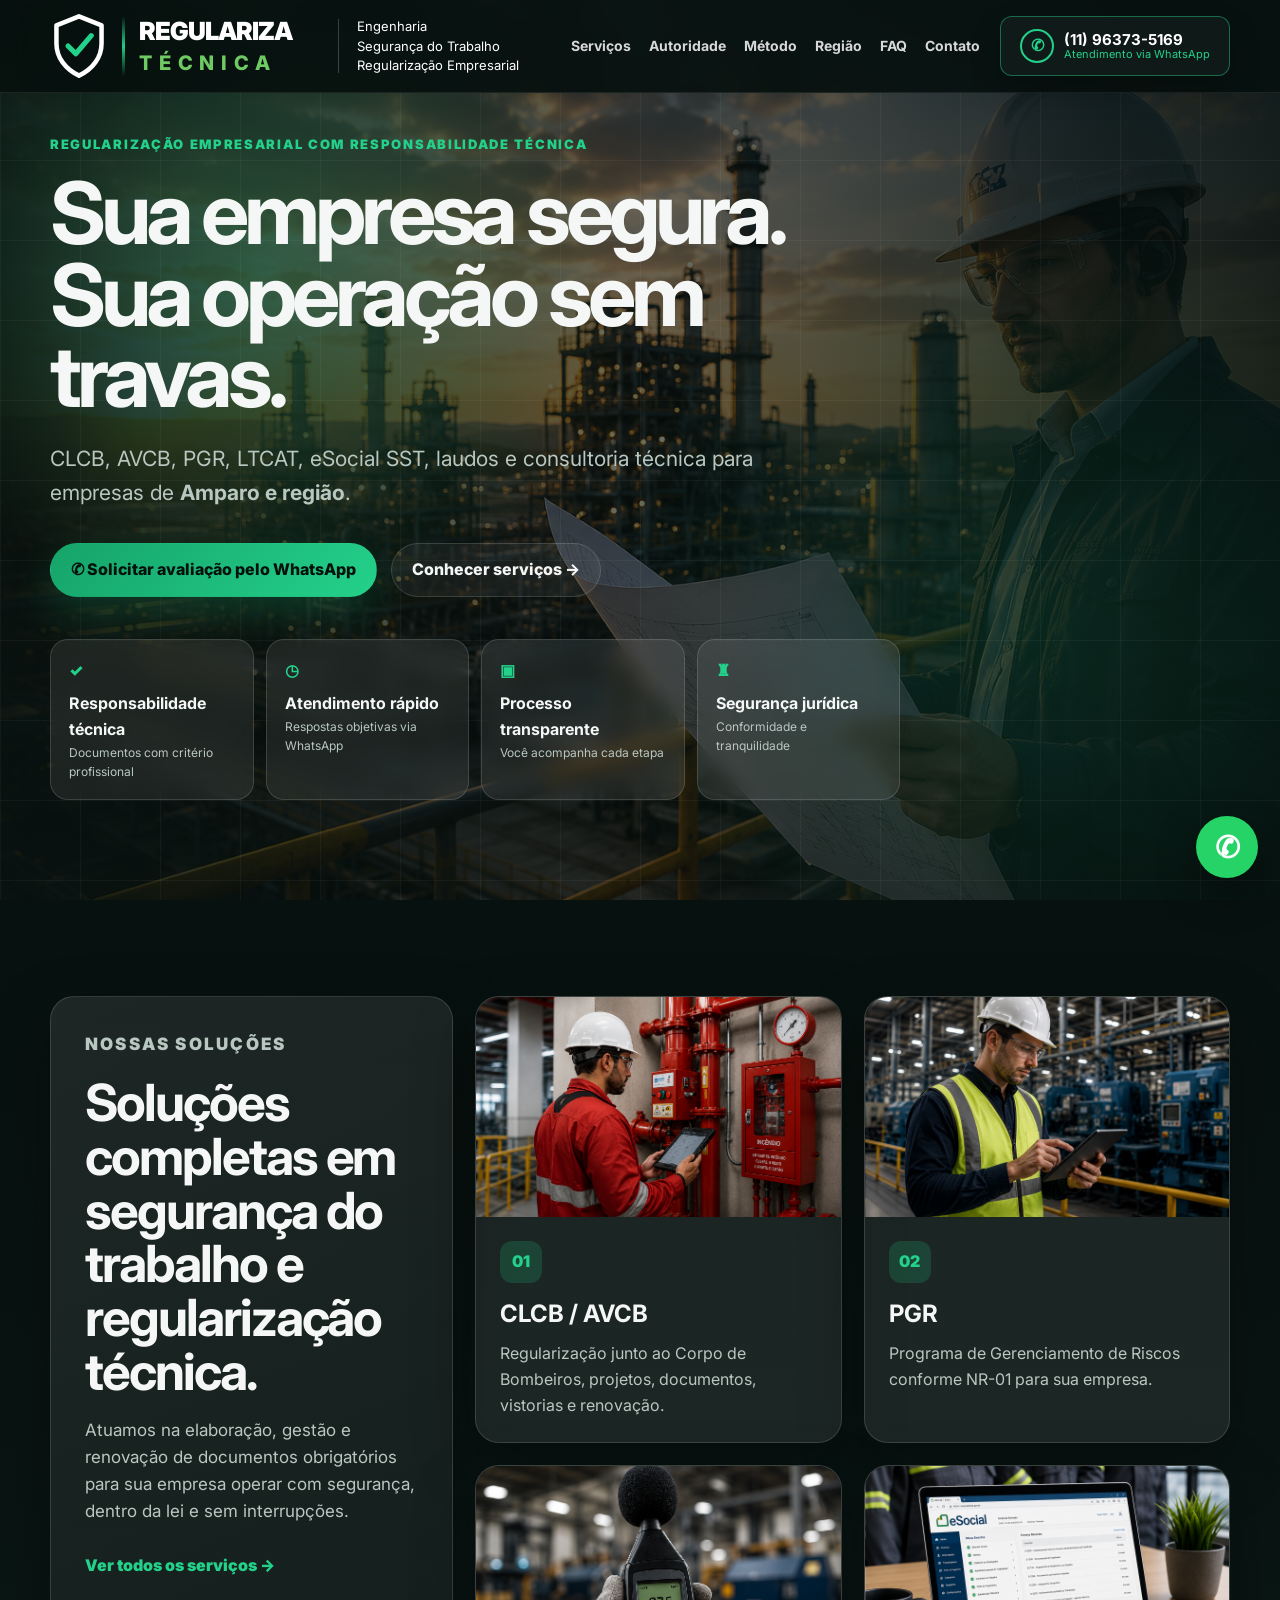
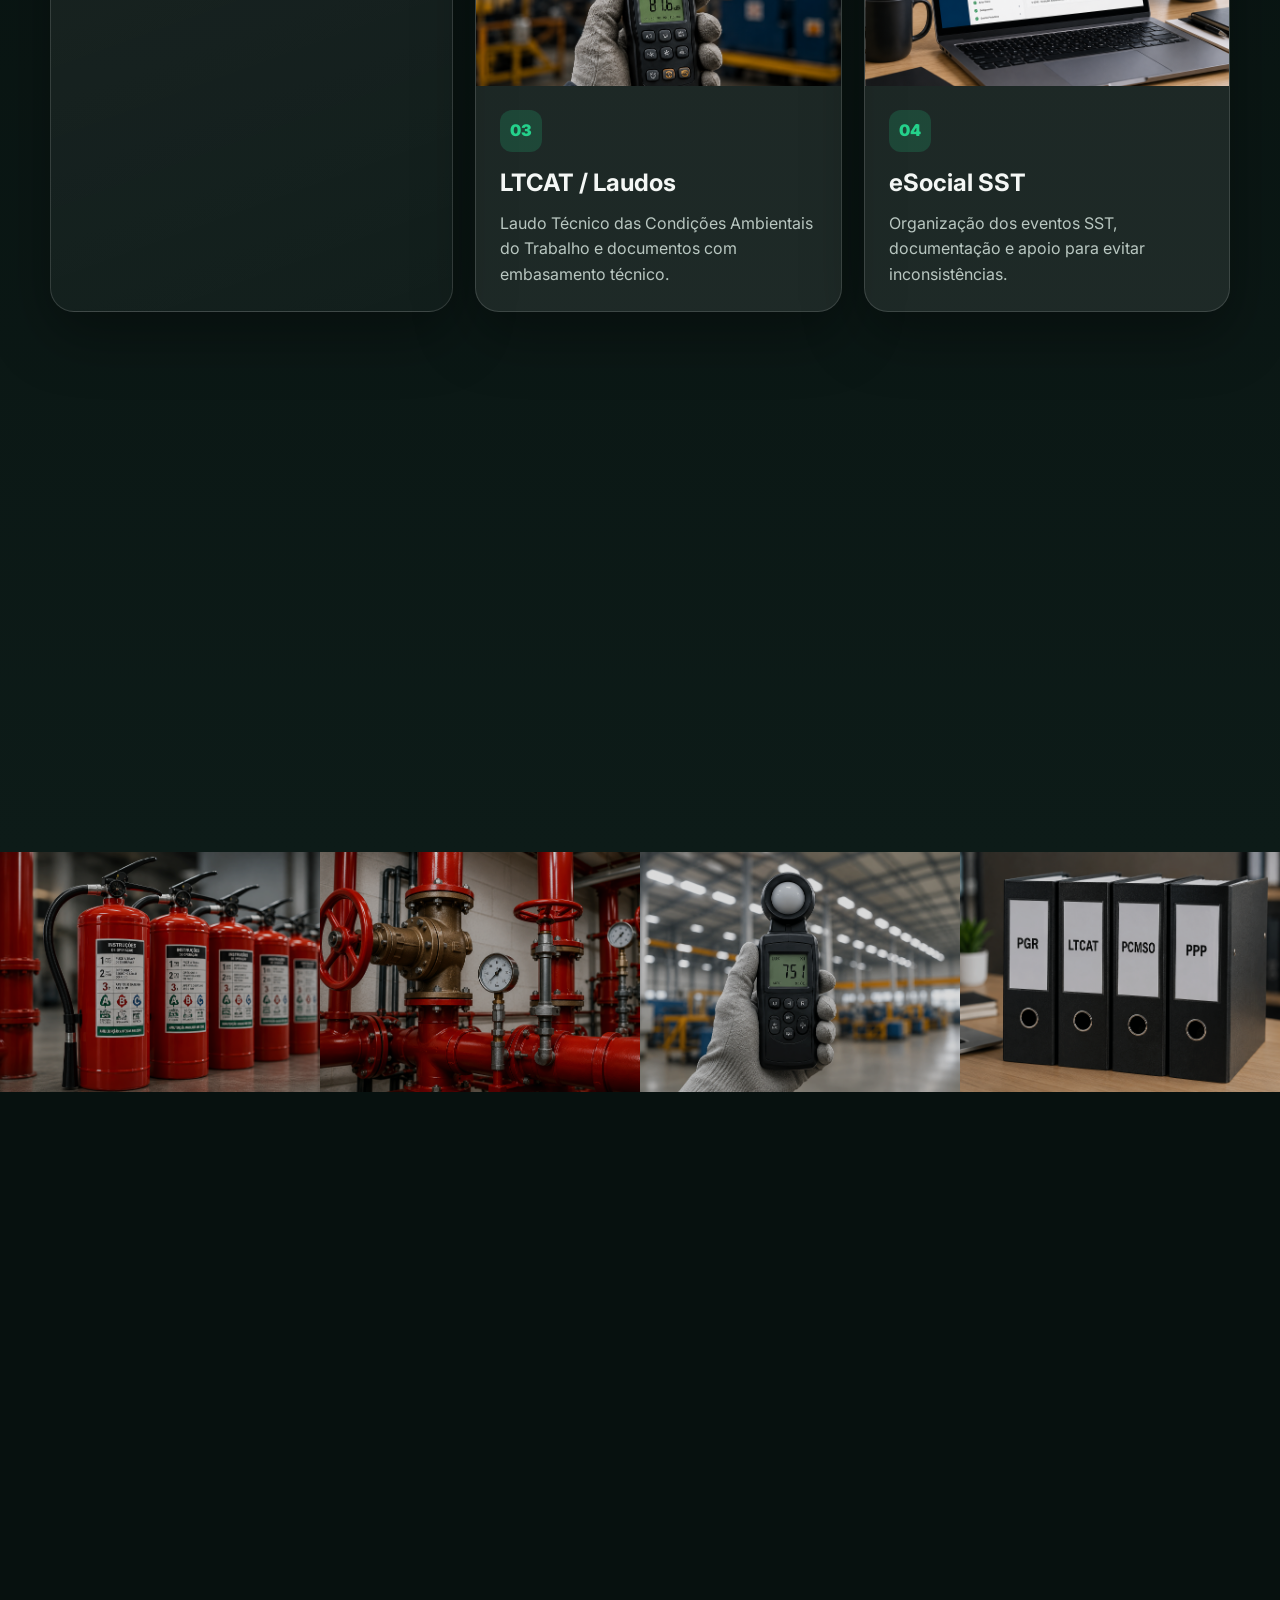
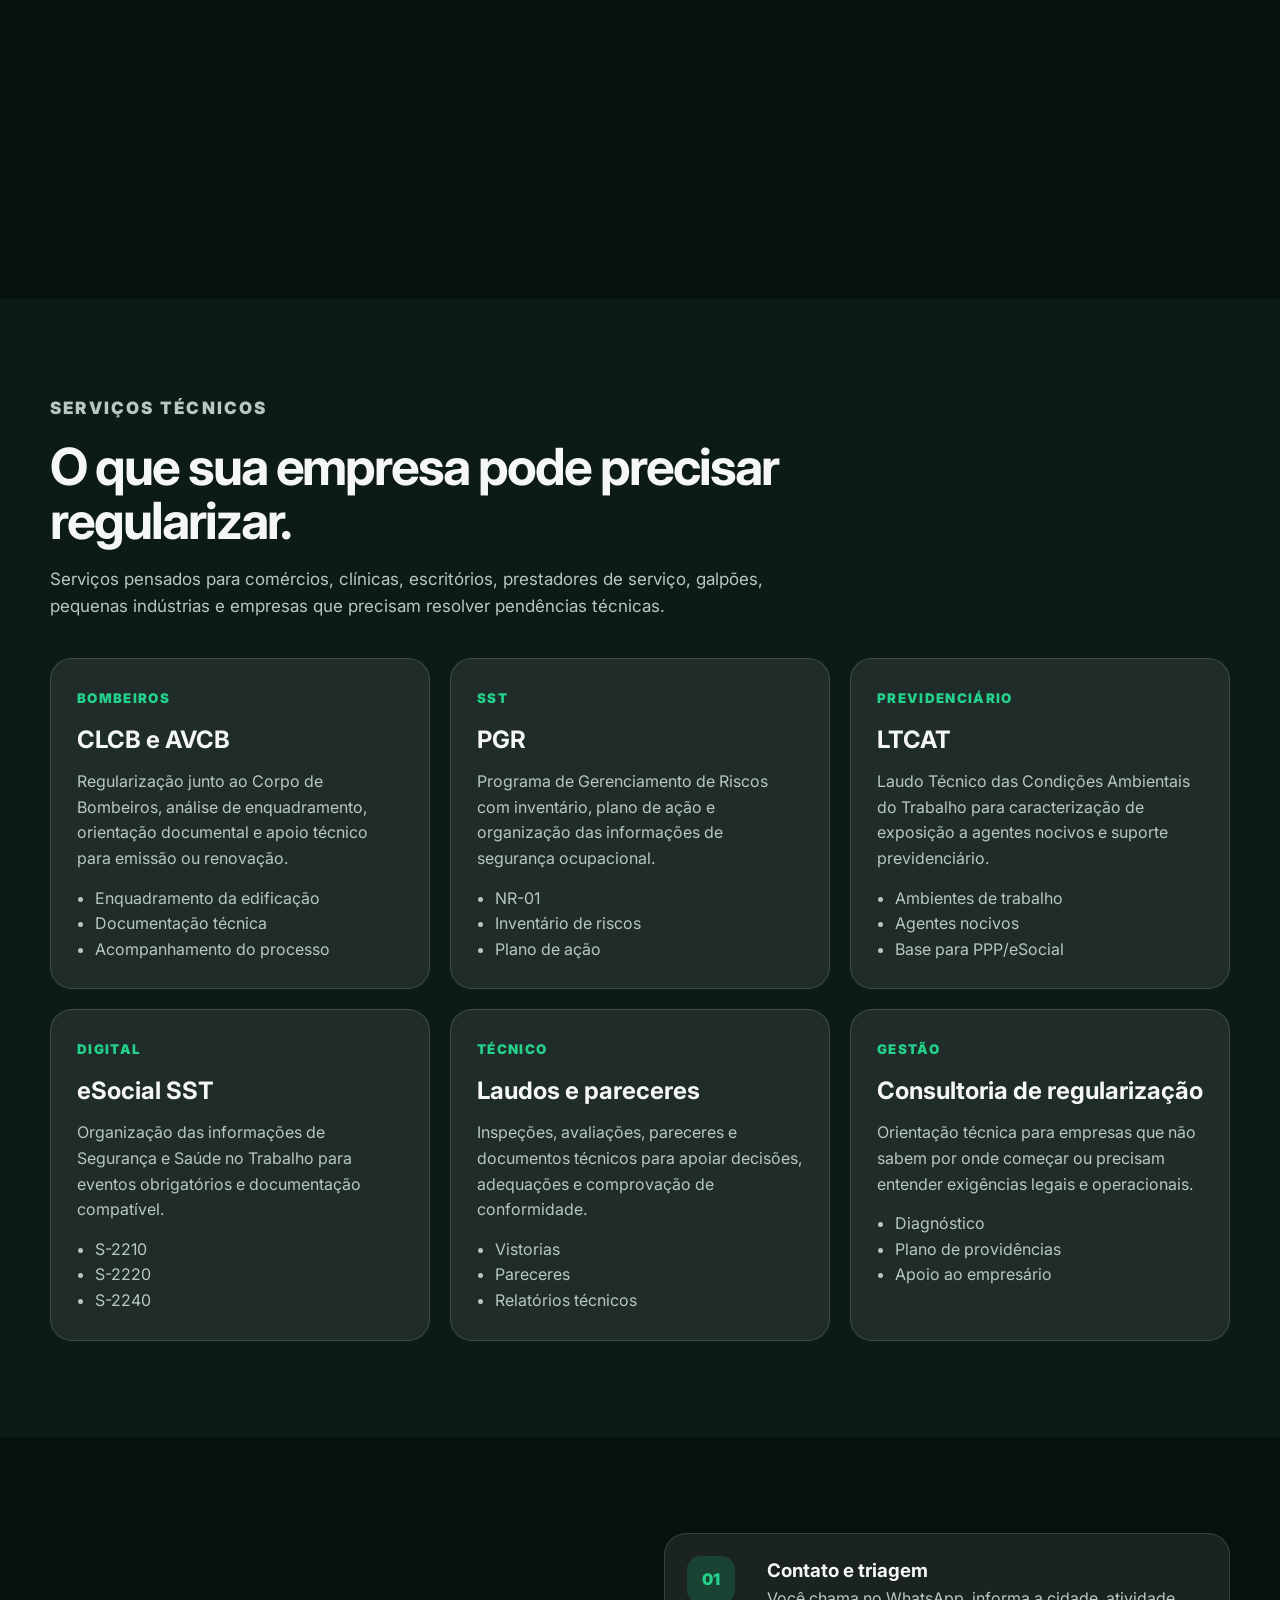
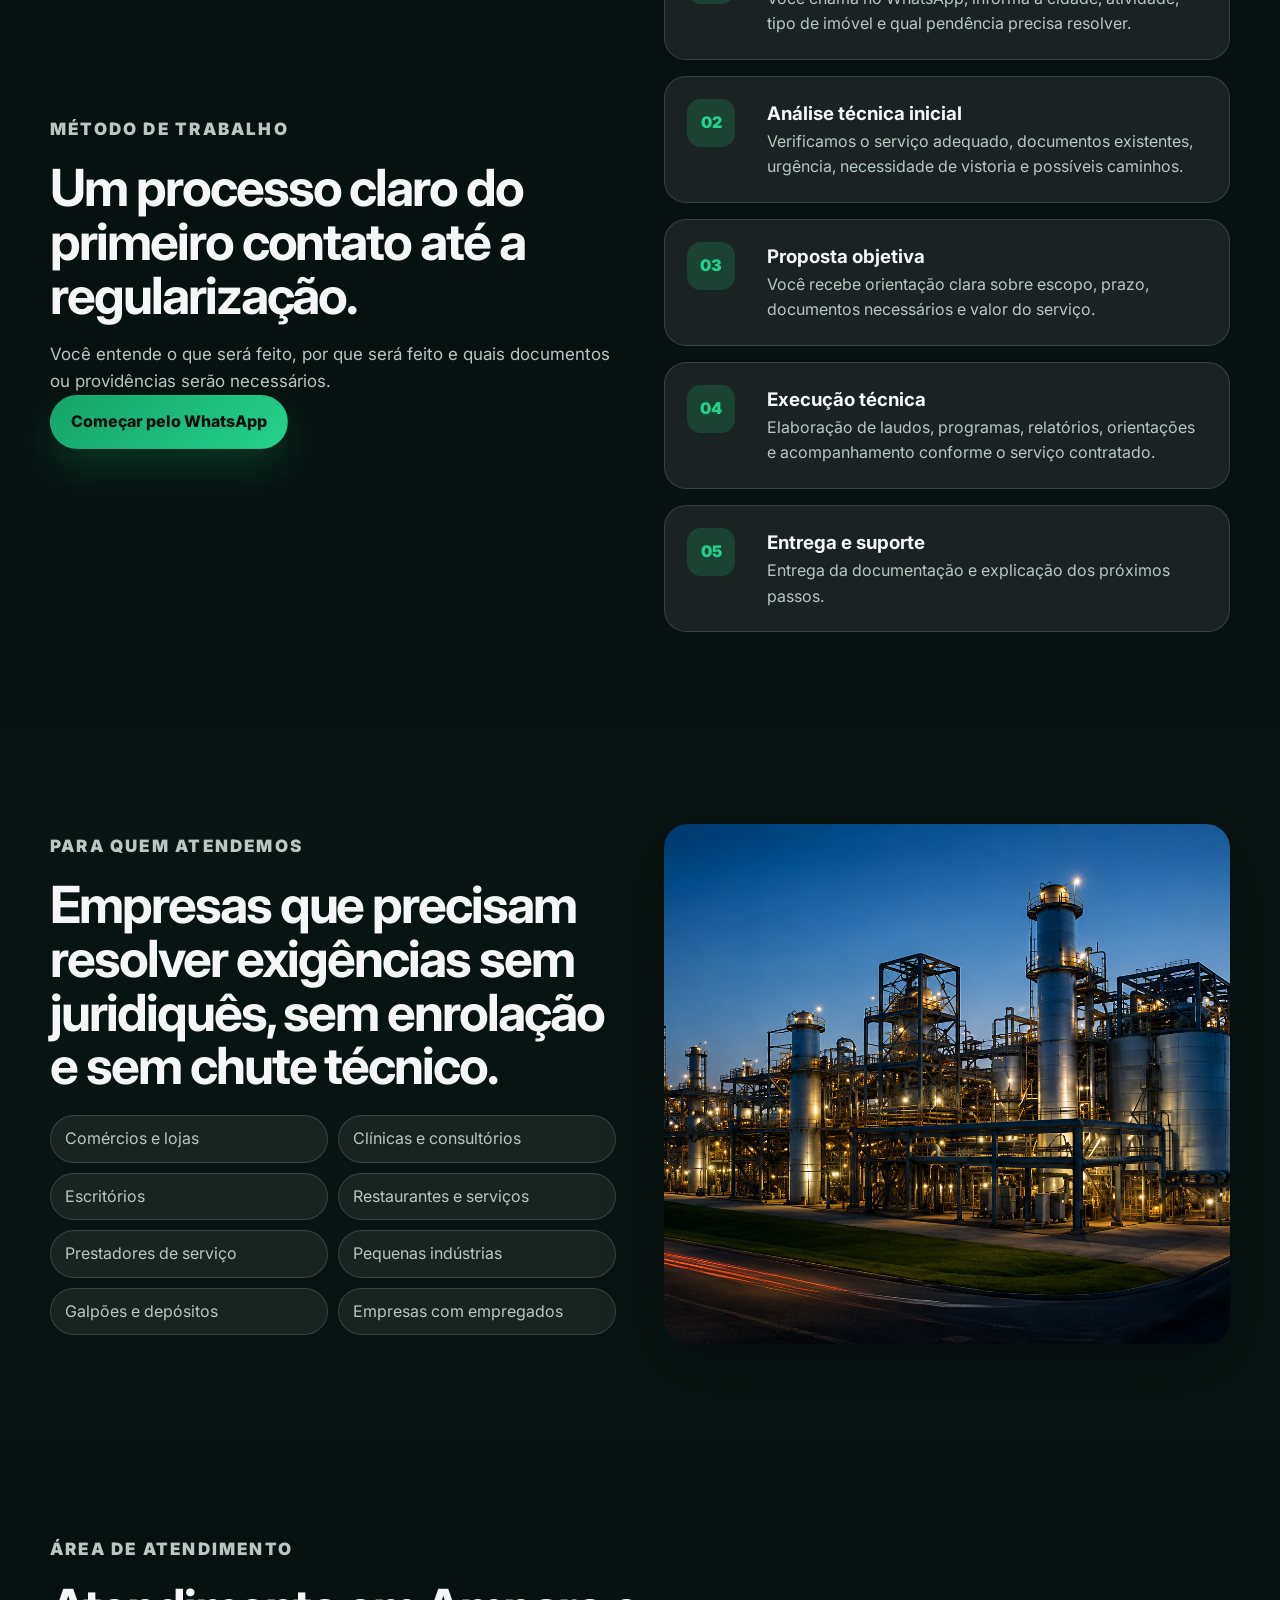
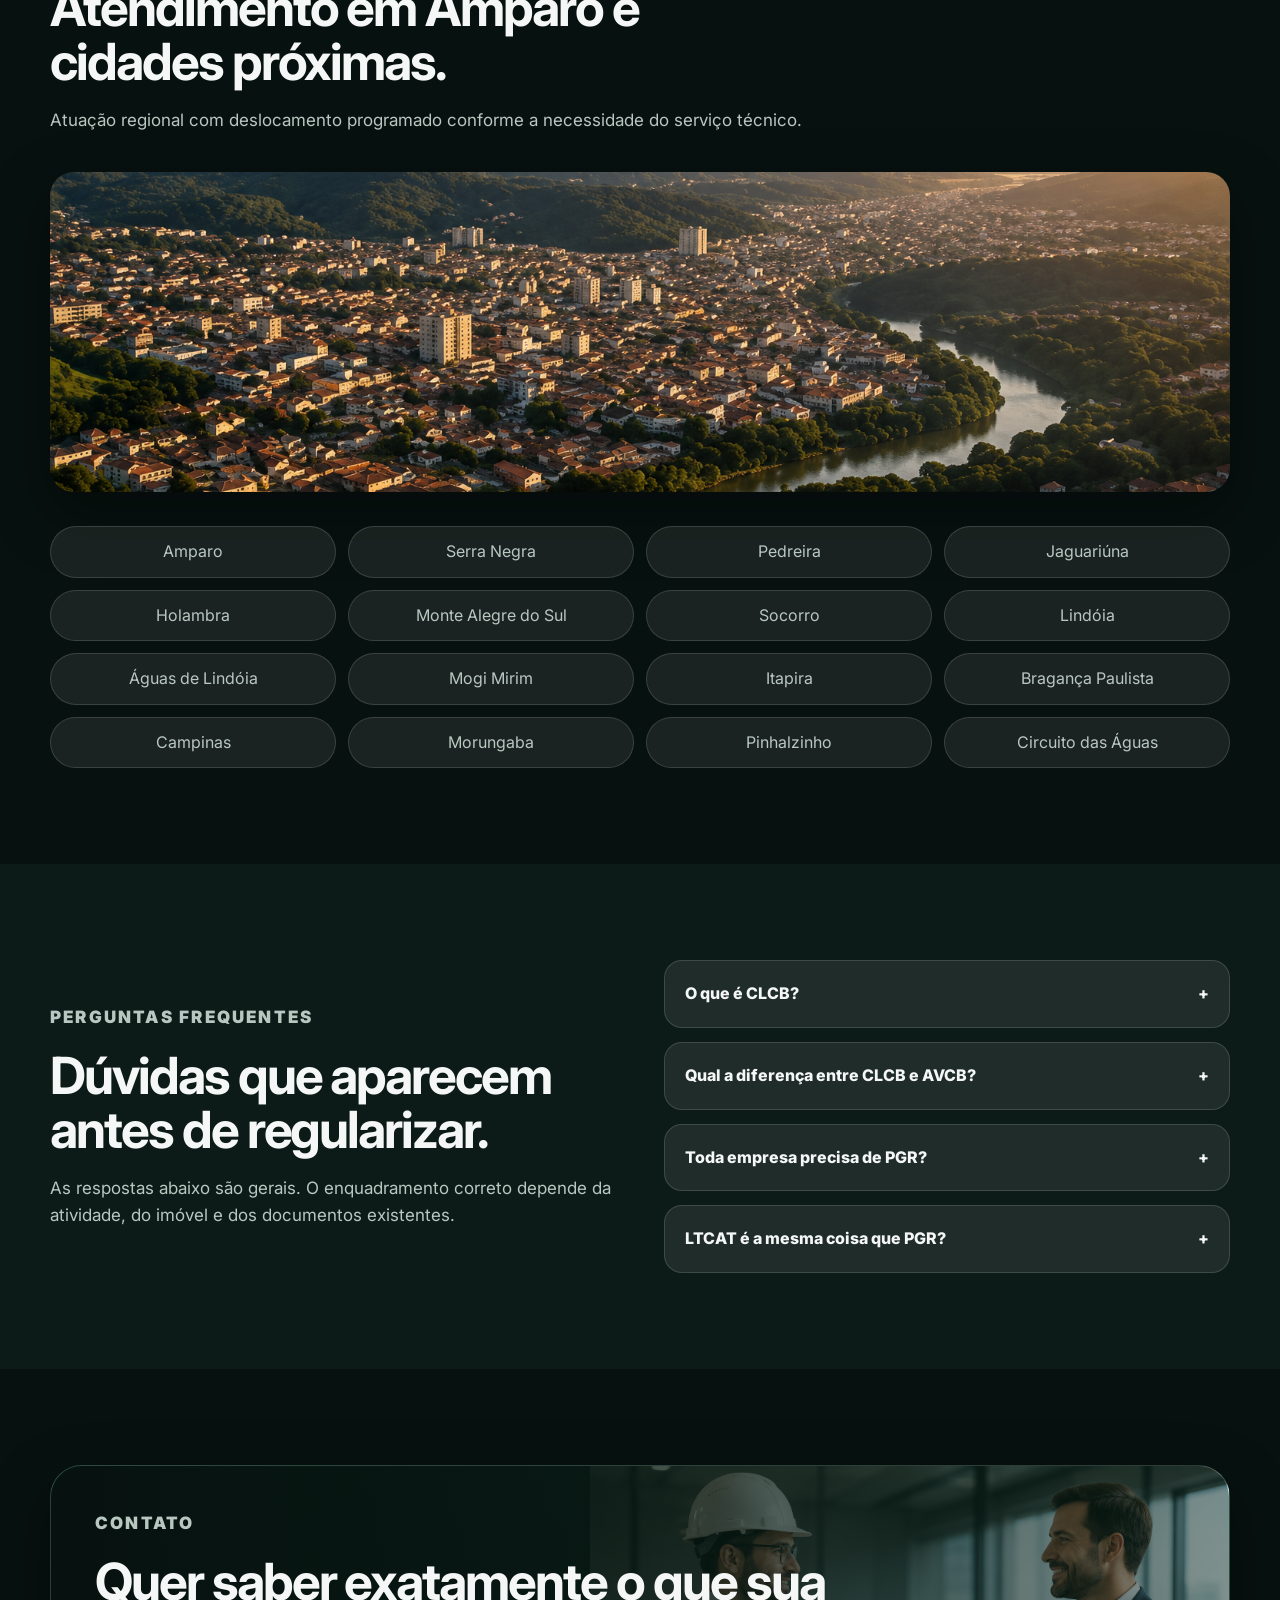
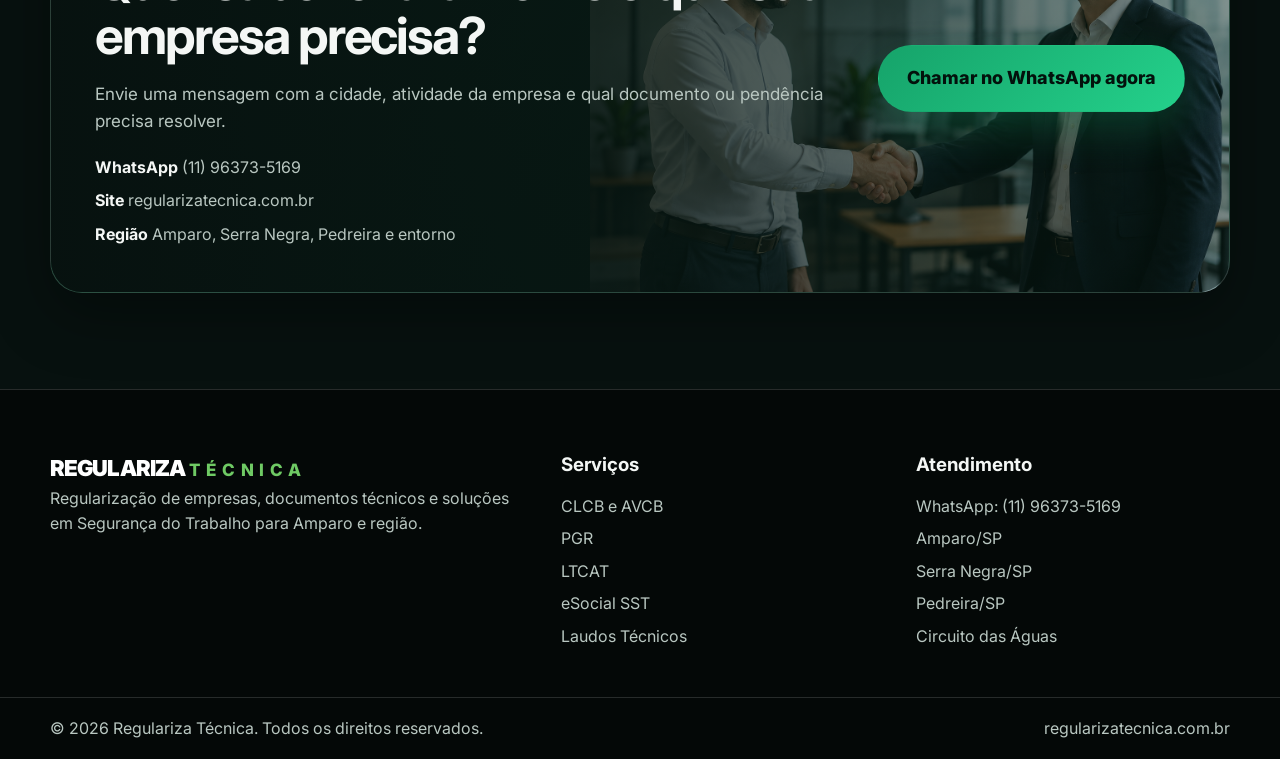
<file: index.html>
<!DOCTYPE html>
<html lang="pt-BR">
<head>
  <meta charset="UTF-8" />
  <meta name="viewport" content="width=device-width, initial-scale=1.0" />

  <title>Regulariza Técnica | CLCB, AVCB, PGR, LTCAT e eSocial SST em Amparo</title>

  <meta name="description" content="Regularização de empresas em Amparo e região. CLCB, AVCB, PGR, LTCAT, eSocial SST, laudos técnicos e segurança do trabalho com responsabilidade técnica." />
  <meta name="keywords" content="CLCB Amparo, AVCB Amparo, PGR Amparo, LTCAT Amparo, eSocial SST, Segurança do Trabalho, Regularização de Empresas, Bombeiros, Engenheiro de Segurança do Trabalho" />
  <meta name="author" content="Regulariza Técnica" />
  <meta name="theme-color" content="#07110f" />

  <meta property="og:title" content="Regulariza Técnica | Regularização de Empresas" />
  <meta property="og:description" content="CLCB, AVCB, PGR, LTCAT, eSocial SST e laudos técnicos em Amparo e região." />
  <meta property="og:type" content="website" />
  <meta property="og:locale" content="pt_BR" />

  <link rel="preconnect" href="https://fonts.googleapis.com" />
  <link rel="preconnect" href="https://fonts.gstatic.com" crossorigin />
  <link href="https://fonts.googleapis.com/css2?family=Inter:wght@400;500;600;700;800;900&display=swap" rel="stylesheet" />
  <link rel="stylesheet" href="assets/css/style.css" />

  <script type="application/ld+json">
  {
    "@context": "https://schema.org",
    "@type": "ProfessionalService",
    "name": "Regulariza Técnica",
    "description": "Regularização de empresas, CLCB, AVCB, PGR, LTCAT, eSocial SST e laudos técnicos.",
    "areaServed": ["Amparo","Serra Negra","Pedreira","Jaguariúna","Monte Alegre do Sul","Socorro","Lindóia","Águas de Lindóia","Campinas"],
    "telephone": "+55 11 96373-5169",
    "url": "https://regularizatecnica.com.br"
  }
  </script>
  <!-- Google tag (gtag.js) -->
<script async src="https://www.googletagmanager.com/gtag/js?id=G-ESNWZ3544J"></script>
<script>
window.dataLayer = window.dataLayer || [];
function gtag(){dataLayer.push(arguments);}
gtag('js', new Date());

gtag('config', 'G-ESNWZ3544J');
</script>
</head>

<body>
  <a class="skip-link" href="#conteudo">Pular para o conteúdo</a>

  <header class="site-header" id="siteHeader">
    <div class="container header-grid">

      <a class="brand brand-v4" href="#inicio" aria-label="Regulariza Técnica">
        <span class="brand-symbol" aria-hidden="true">
          <svg viewBox="0 0 90 104" xmlns="http://www.w3.org/2000/svg">
            <path d="M45 6 L80 20 V48 C80 70 66 88 45 98 C24 88 10 70 10 48 V20 L45 6 Z" />
            <path d="M28 52 L40 64 L64 36" />
          </svg>
        </span>

        <span class="brand-line" aria-hidden="true"></span>

        <span class="brand-title">
          <strong>REGULARIZA</strong>
          <em>TÉCNICA</em>
        </span>

        <span class="brand-stack">
          <span>Engenharia</span>
          <span>Segurança do Trabalho</span>
          <span>Regularização Empresarial</span>
        </span>
      </a>

      <nav class="main-nav" id="mainNav" aria-label="Menu principal">
        <a href="#servicos">Serviços</a>
        <a href="#autoridade">Autoridade</a>
        <a href="#metodo">Método</a>
        <a href="#regiao">Região</a>
        <a href="#faq">FAQ</a>
        <a href="#contato">Contato</a>
      </nav>

      <a class="header-contact" href="https://wa.me/5511963735169?text=Ol%C3%A1!%20Vim%20pelo%20site%20da%20Regulariza%20T%C3%A9cnica%20e%20gostaria%20de%20solicitar%20um%20or%C3%A7amento." target="_blank" rel="noopener">
        <span class="wa-dot">✆</span>
        <span>
          <strong>(11) 96373-5169</strong>
          <small>Atendimento via WhatsApp</small>
        </span>
      </a>

      <button class="menu-button" id="menuButton" type="button" aria-controls="mainNav" aria-expanded="false" aria-label="Abrir menu">
        <span></span>
        <span></span>
        <span></span>
      </button>

    </div>
  </header>

  <main id="conteudo">

    <section class="hero" id="inicio">
      <div class="hero-photo"></div>
      <div class="hero-overlay"></div>
      <div class="hero-gridlines"></div>

      <div class="container hero-content">
        <div class="hero-copy reveal">
          <p class="eyebrow">Regularização empresarial com responsabilidade técnica</p>

          <h1>Sua empresa segura. Sua operação sem travas.</h1>

          <p class="hero-lead">
            CLCB, AVCB, PGR, LTCAT, eSocial SST, laudos e consultoria técnica para empresas de
            <strong>Amparo e região</strong>.
          </p>

          <div class="hero-actions">
            <a class="btn btn-primary" href="https://wa.me/5511963735169?text=Ol%C3%A1!%20Vim%20pelo%20site%20da%20Regulariza%20T%C3%A9cnica%20e%20gostaria%20de%20solicitar%20um%20or%C3%A7amento." target="_blank" rel="noopener">
              ✆ Solicitar avaliação pelo WhatsApp
            </a>

            <a class="btn btn-ghost" href="#servicos">Conhecer serviços →</a>
          </div>

          <div class="trust-strip">
            <div>
              <i>✓</i>
              <b>Responsabilidade técnica</b>
              <small>Documentos com critério profissional</small>
            </div>

            <div>
              <i>◷</i>
              <b>Atendimento rápido</b>
              <small>Respostas objetivas via WhatsApp</small>
            </div>

            <div>
              <i>▣</i>
              <b>Processo transparente</b>
              <small>Você acompanha cada etapa</small>
            </div>

            <div>
              <i>♜</i>
              <b>Segurança jurídica</b>
              <small>Conformidade e tranquilidade</small>
            </div>
          </div>
        </div>
      </div>
    </section>

    <section class="solutions" id="servicos">
      <div class="container solutions-grid">

        <div class="solutions-intro reveal">
          <p class="kicker">Nossas soluções</p>
          <h2>Soluções completas em segurança do trabalho e regularização técnica<span>.</span></h2>
          <p>
            Atuamos na elaboração, gestão e renovação de documentos obrigatórios para sua empresa operar com segurança,
            dentro da lei e sem interrupções.
          </p>
          <a class="outline-link" href="#todos-servicos">Ver todos os serviços →</a>
        </div>

        <article class="visual-card reveal">
          <div class="card-photo card-photo-fire"></div>
          <div class="card-body">
            <span class="service-badge">01</span>
            <h3>CLCB / AVCB</h3>
            <p>Regularização junto ao Corpo de Bombeiros, projetos, documentos, vistorias e renovação.</p>
          </div>
        </article>

        <article class="visual-card reveal">
          <div class="card-photo card-photo-pgr"></div>
          <div class="card-body">
            <span class="service-badge">02</span>
            <h3>PGR</h3>
            <p>Programa de Gerenciamento de Riscos conforme NR-01 para sua empresa.</p>
          </div>
        </article>

        <article class="visual-card reveal">
          <div class="card-photo card-photo-ltcat"></div>
          <div class="card-body">
            <span class="service-badge">03</span>
            <h3>LTCAT / Laudos</h3>
            <p>Laudo Técnico das Condições Ambientais do Trabalho e documentos com embasamento técnico.</p>
          </div>
        </article>

        <article class="visual-card reveal">
          <div class="card-photo card-photo-esocial"></div>
          <div class="card-body">
            <span class="service-badge">04</span>
            <h3>eSocial SST</h3>
            <p>Organização dos eventos SST, documentação e apoio para evitar inconsistências.</p>
          </div>
        </article>

        <article class="visual-card reveal">
          <div class="card-photo card-photo-laudos"></div>
          <div class="card-body">
            <span class="service-badge">05</span>
            <h3>Laudos técnicos</h3>
            <p>Inspeções, pareceres e laudos técnicos para atender exigências legais e técnicas.</p>
          </div>
        </article>

      </div>
    </section>

    <section class="photo-band">
      <div class="photo-band-track">
        <img src="assets/imagens/03-clcb-extintores.png" alt="Extintores alinhados" />
        <img src="assets/imagens/04-clcb-hidrantes.png" alt="Sistema de hidrantes" />
        <img src="assets/imagens/08-ltcat-luximetro.png" alt="Luxímetro profissional" />
        <img src="assets/imagens/11-esocial-documentos.png" alt="Documentos eSocial SST" />
      </div>
    </section>

    
        <section class="authority" id="autoridade">
      <div class="container authority-grid">
        <div class="authority-panel reveal">
          <div class="authority-photo"></div>
          <div class="authority-seal">
            <strong>RT</strong>
            <span>Engenharia aplicada à regularização</span>
          </div>
        </div>

        <div class="authority-copy reveal">
          <p class="kicker">Autoridade técnica</p>
          <h2>Não vendemos papel. Entregamos critério, orientação e responsabilidade técnica.</h2>
          <p>
            O foco é evitar que a empresa compre um documento sem entender se ele resolve a pendência.
            Cada caso exige análise: atividade, imóvel, número de empregados, riscos, exigências de
            bombeiros e documentação existente.
          </p>

          <div class="authority-items">
            <div><b>CREA</b><span>Responsabilidade técnica</span></div>
            <div><b>SST</b><span>Segurança do Trabalho</span></div>
            <div><b>Bombeiros</b><span>CLCB e AVCB</span></div>
            <div><b>Empresas</b><span>Atendimento prático</span></div>
          </div>
        </div>
      </div>
    </section>

    <section class="all-services" id="todos-servicos">
      <div class="container">
        <div class="section-head reveal">
          <p class="kicker">Serviços técnicos</p>
          <h2>O que sua empresa pode precisar regularizar.</h2>
          <p>
            Serviços pensados para comércios, clínicas, escritórios, prestadores de serviço, galpões,
            pequenas indústrias e empresas que precisam resolver pendências técnicas.
          </p>
        </div>

        <div class="text-card-grid">
          <article class="text-card reveal">
            <small>Bombeiros</small>
            <h3>CLCB e AVCB</h3>
            <p>Regularização junto ao Corpo de Bombeiros, análise de enquadramento, orientação documental e apoio técnico para emissão ou renovação.</p>
            <ul>
              <li>Enquadramento da edificação</li>
              <li>Documentação técnica</li>
              <li>Acompanhamento do processo</li>
            </ul>
          </article>

          <article class="text-card reveal">
            <small>SST</small>
            <h3>PGR</h3>
            <p>Programa de Gerenciamento de Riscos com inventário, plano de ação e organização das informações de segurança ocupacional.</p>
            <ul>
              <li>NR-01</li>
              <li>Inventário de riscos</li>
              <li>Plano de ação</li>
            </ul>
          </article>

          <article class="text-card reveal">
            <small>Previdenciário</small>
            <h3>LTCAT</h3>
            <p>Laudo Técnico das Condições Ambientais do Trabalho para caracterização de exposição a agentes nocivos e suporte previdenciário.</p>
            <ul>
              <li>Ambientes de trabalho</li>
              <li>Agentes nocivos</li>
              <li>Base para PPP/eSocial</li>
            </ul>
          </article>

          <article class="text-card reveal">
            <small>Digital</small>
            <h3>eSocial SST</h3>
            <p>Organização das informações de Segurança e Saúde no Trabalho para eventos obrigatórios e documentação compatível.</p>
            <ul>
              <li>S-2210</li>
              <li>S-2220</li>
              <li>S-2240</li>
            </ul>
          </article>

          <article class="text-card reveal">
            <small>Técnico</small>
            <h3>Laudos e pareceres</h3>
            <p>Inspeções, avaliações, pareceres e documentos técnicos para apoiar decisões, adequações e comprovação de conformidade.</p>
            <ul>
              <li>Vistorias</li>
              <li>Pareceres</li>
              <li>Relatórios técnicos</li>
            </ul>
          </article>

          <article class="text-card reveal">
            <small>Gestão</small>
            <h3>Consultoria de regularização</h3>
            <p>Orientação técnica para empresas que não sabem por onde começar ou precisam entender exigências legais e operacionais.</p>
            <ul>
              <li>Diagnóstico</li>
              <li>Plano de providências</li>
              <li>Apoio ao empresário</li>
            </ul>
          </article>
        </div>
      </div>
    </section>

    <section class="method" id="metodo">
      <div class="container method-grid">
        <div class="method-copy reveal">
          <p class="kicker">Método de trabalho</p>
          <h2>Um processo claro do primeiro contato até a regularização.</h2>
          <p>Você entende o que será feito, por que será feito e quais documentos ou providências serão necessários.</p>
          <a class="btn btn-primary" href="https://wa.me/5511963735169?text=Ol%C3%A1!%20Vim%20pelo%20site%20da%20Regulariza%20T%C3%A9cnica%20e%20gostaria%20de%20solicitar%20um%20or%C3%A7amento." target="_blank" rel="noopener">Começar pelo WhatsApp</a>
        </div>

        <div class="timeline reveal">
          <article>
            <span>01</span>
            <div>
              <h3>Contato e triagem</h3>
              <p>Você chama no WhatsApp, informa a cidade, atividade, tipo de imóvel e qual pendência precisa resolver.</p>
            </div>
          </article>

          <article>
            <span>02</span>
            <div>
              <h3>Análise técnica inicial</h3>
              <p>Verificamos o serviço adequado, documentos existentes, urgência, necessidade de vistoria e possíveis caminhos.</p>
            </div>
          </article>

          <article>
            <span>03</span>
            <div>
              <h3>Proposta objetiva</h3>
              <p>Você recebe orientação clara sobre escopo, prazo, documentos necessários e valor do serviço.</p>
            </div>
          </article>

          <article>
            <span>04</span>
            <div>
              <h3>Execução técnica</h3>
              <p>Elaboração de laudos, programas, relatórios, orientações e acompanhamento conforme o serviço contratado.</p>
            </div>
          </article>

          <article>
            <span>05</span>
            <div>
              <h3>Entrega e suporte</h3>
              <p>Entrega da documentação e explicação dos próximos passos.</p>
            </div>
          </article>
        </div>
      </div>
    </section>

    <section class="segments">
      <div class="container segment-grid">
        <div class="segment-copy reveal">
          <p class="kicker">Para quem atendemos</p>
          <h2>Empresas que precisam resolver exigências sem juridiquês, sem enrolação e sem chute técnico.</h2>

          <ul>
            <li>Comércios e lojas</li>
            <li>Clínicas e consultórios</li>
            <li>Escritórios</li>
            <li>Restaurantes e serviços</li>
            <li>Prestadores de serviço</li>
            <li>Pequenas indústrias</li>
            <li>Galpões e depósitos</li>
            <li>Empresas com empregados</li>
          </ul>
        </div>

        <div class="segment-photo reveal"></div>
      </div>
    </section>

    <section class="region" id="regiao">
      <div class="container">
        <div class="section-head reveal">
          <p class="kicker">Área de atendimento</p>
          <h2>Atendimento em Amparo e cidades próximas.</h2>
          <p>Atuação regional com deslocamento programado conforme a necessidade do serviço técnico.</p>
        </div>

        <div class="region-photo reveal"></div>

        <div class="city-grid reveal">
          <span>Amparo</span>
          <span>Serra Negra</span>
          <span>Pedreira</span>
          <span>Jaguariúna</span>
          <span>Holambra</span>
          <span>Monte Alegre do Sul</span>
          <span>Socorro</span>
          <span>Lindóia</span>
          <span>Águas de Lindóia</span>
          <span>Mogi Mirim</span>
          <span>Itapira</span>
          <span>Bragança Paulista</span>
          <span>Campinas</span>
          <span>Morungaba</span>
          <span>Pinhalzinho</span>
          <span>Circuito das Águas</span>
        </div>
      </div>
    </section>

    <section class="faq" id="faq">
      <div class="container faq-grid">
        <div class="faq-copy reveal">
          <p class="kicker">Perguntas frequentes</p>
          <h2>Dúvidas que aparecem antes de regularizar.</h2>
          <p>As respostas abaixo são gerais. O enquadramento correto depende da atividade, do imóvel e dos documentos existentes.</p>
        </div>

        <div class="faq-list">
          <article class="faq-item reveal">
            <button type="button">O que é CLCB?<span>+</span></button>
            <div>
              <p>É o Certificado de Licença do Corpo de Bombeiros, usado para edificações que se enquadram em critérios simplificados de segurança contra incêndio.</p>
            </div>
          </article>

          <article class="faq-item reveal">
            <button type="button">Qual a diferença entre CLCB e AVCB?<span>+</span></button>
            <div>
              <p>O enquadramento depende de características como área, altura, ocupação, risco, carga de incêndio e exigências aplicáveis.</p>
            </div>
          </article>

          <article class="faq-item reveal">
            <button type="button">Toda empresa precisa de PGR?<span>+</span></button>
            <div>
              <p>Grande parte das empresas precisa manter documentação de gerenciamento de riscos ocupacionais.</p>
            </div>
          </article>

          <article class="faq-item reveal">
            <button type="button">LTCAT é a mesma coisa que PGR?<span>+</span></button>
            <div>
              <p>Não. O PGR está ligado ao gerenciamento de riscos ocupacionais; o LTCAT tem finalidade previdenciária.</p>
            </div>
          </article>
        </div>
      </div>
    </section>

    <section class="contact" id="contato">
      <div class="container contact-card reveal">
        <div>
          <p class="kicker">Contato</p>
          <h2>Quer saber exatamente o que sua empresa precisa?</h2>
          <p>Envie uma mensagem com a cidade, atividade da empresa e qual documento ou pendência precisa resolver.</p>

          <div class="contact-data">
            <span><b>WhatsApp</b> (11) 96373-5169</span>
            <span><b>Site</b> regularizatecnica.com.br</span>
            <span><b>Região</b> Amparo, Serra Negra, Pedreira e entorno</span>
          </div>
        </div>

        <a class="btn btn-primary btn-big" href="https://wa.me/5511963735169?text=Ol%C3%A1!%20Vim%20pelo%20site%20da%20Regulariza%20T%C3%A9cnica%20e%20gostaria%20de%20solicitar%20um%20or%C3%A7amento." target="_blank" rel="noopener">Chamar no WhatsApp agora</a>
      </div>
    </section>

  </main>

  <footer class="footer">
    <div class="container footer-grid">
      <div>
        <a class="footer-brand" href="#inicio">
          <strong>REGULARIZA</strong>
          <span>TÉCNICA</span>
        </a>
        <p>Regularização de empresas, documentos técnicos e soluções em Segurança do Trabalho para Amparo e região.</p>
      </div>

      <div>
        <h3>Serviços</h3>
        <a href="#servicos">CLCB e AVCB</a>
        <a href="#servicos">PGR</a>
        <a href="#servicos">LTCAT</a>
        <a href="#servicos">eSocial SST</a>
        <a href="#servicos">Laudos Técnicos</a>
      </div>

      <div>
        <h3>Atendimento</h3>
        <a href="#contato">WhatsApp: (11) 96373-5169</a>
        <a href="#regiao">Amparo/SP</a>
        <a href="#regiao">Serra Negra/SP</a>
        <a href="#regiao">Pedreira/SP</a>
        <a href="#regiao">Circuito das Águas</a>
      </div>
    </div>

    <div class="footer-bottom">
      <div class="container">
        <span>© 2026 Regulariza Técnica. Todos os direitos reservados.</span>
        <span>regularizatecnica.com.br</span>
      </div>
    </div>
  </footer>

  <a class="whatsapp-float" href="https://wa.me/5511963735169?text=Ol%C3%A1!%20Vim%20pelo%20site%20da%20Regulariza%20T%C3%A9cnica%20e%20gostaria%20de%20solicitar%20um%20or%C3%A7amento." target="_blank" rel="noopener" aria-label="Falar no WhatsApp">✆</a>

  <script src="assets/js/script.js"></script>
</body>
</html>
</file>
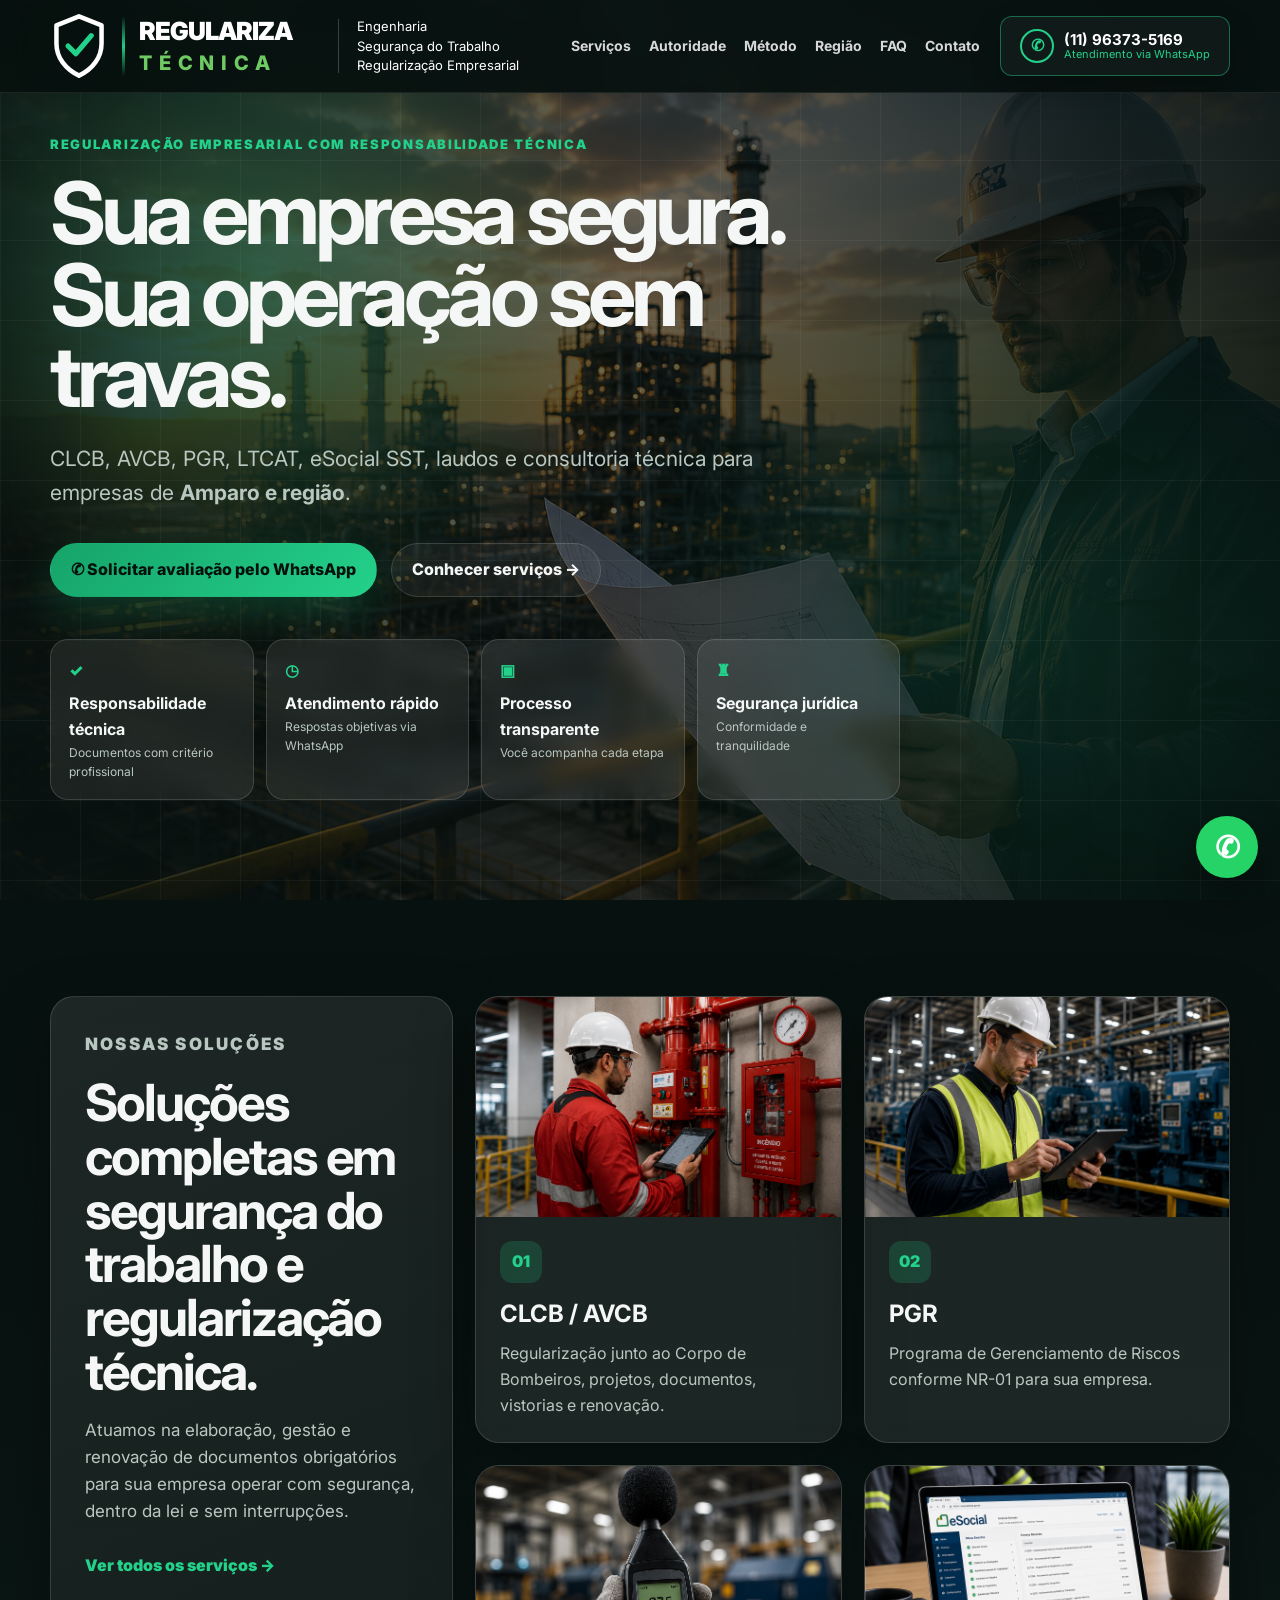
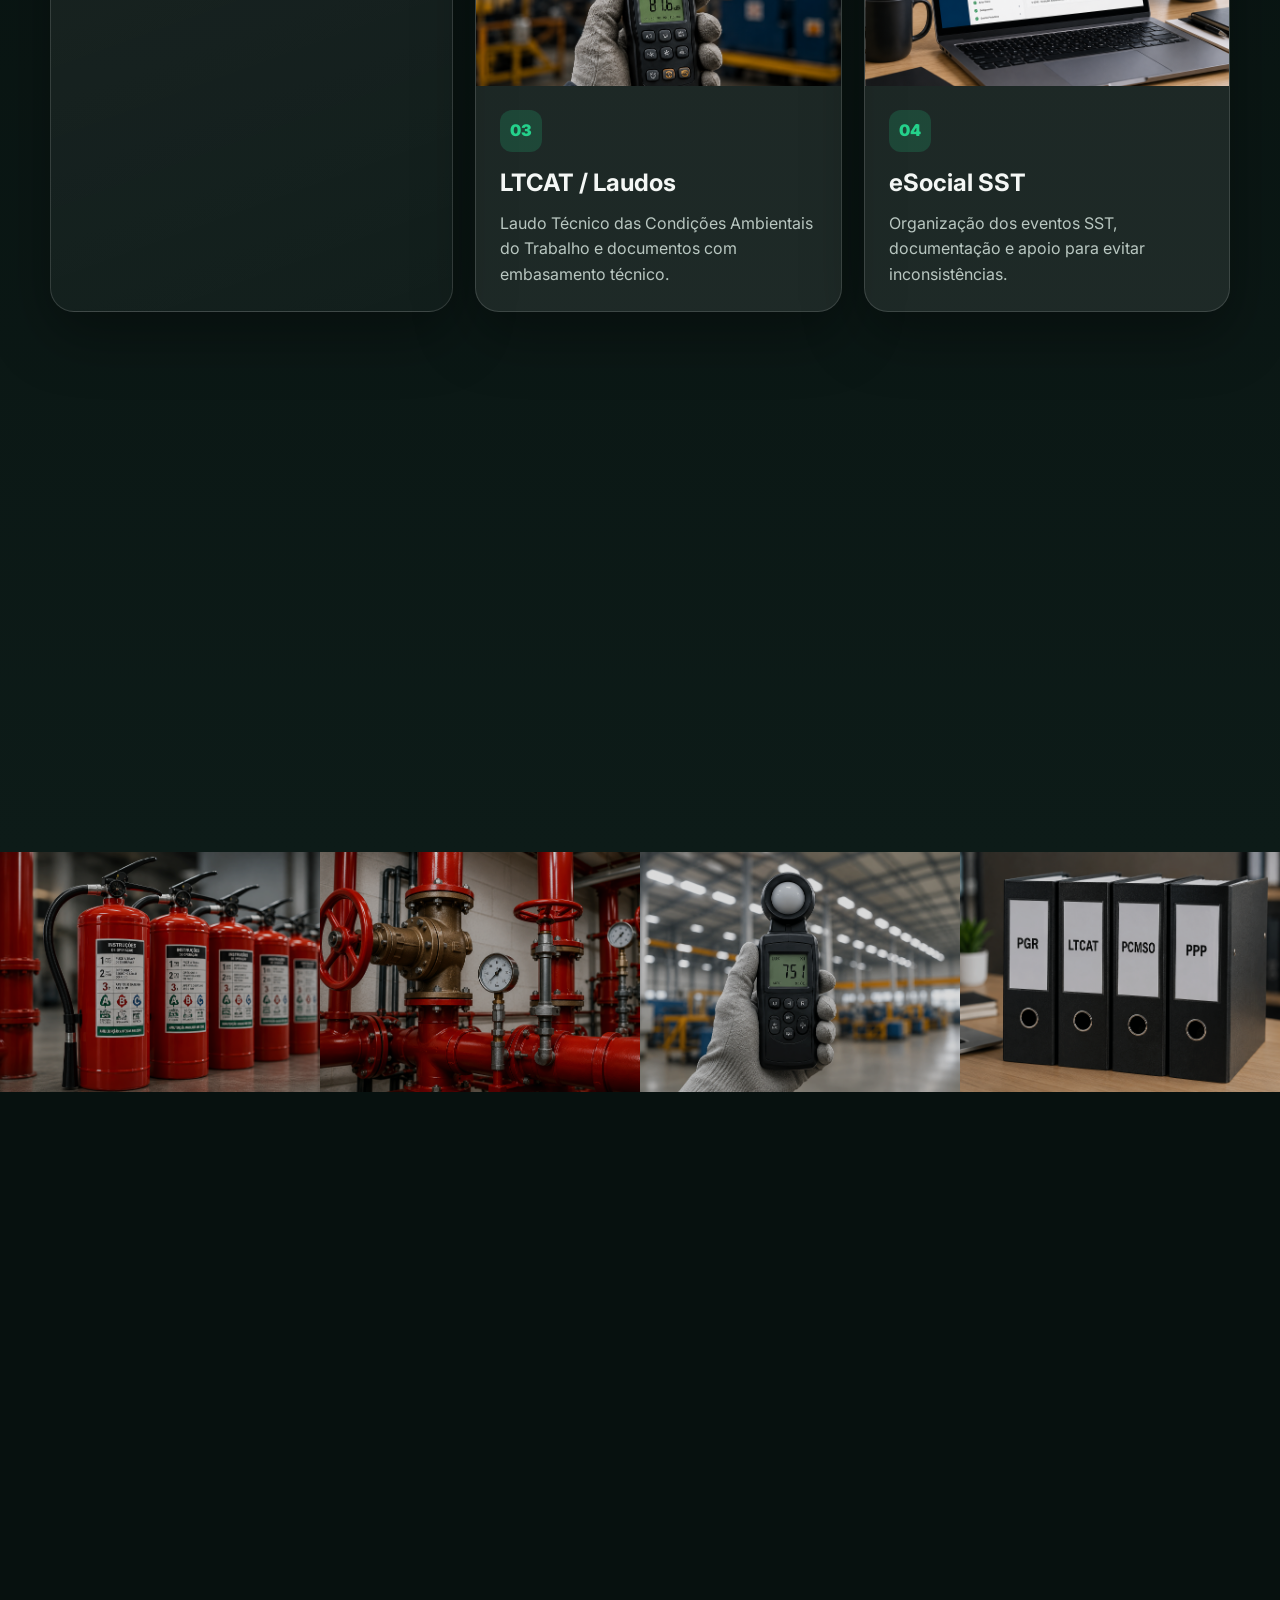
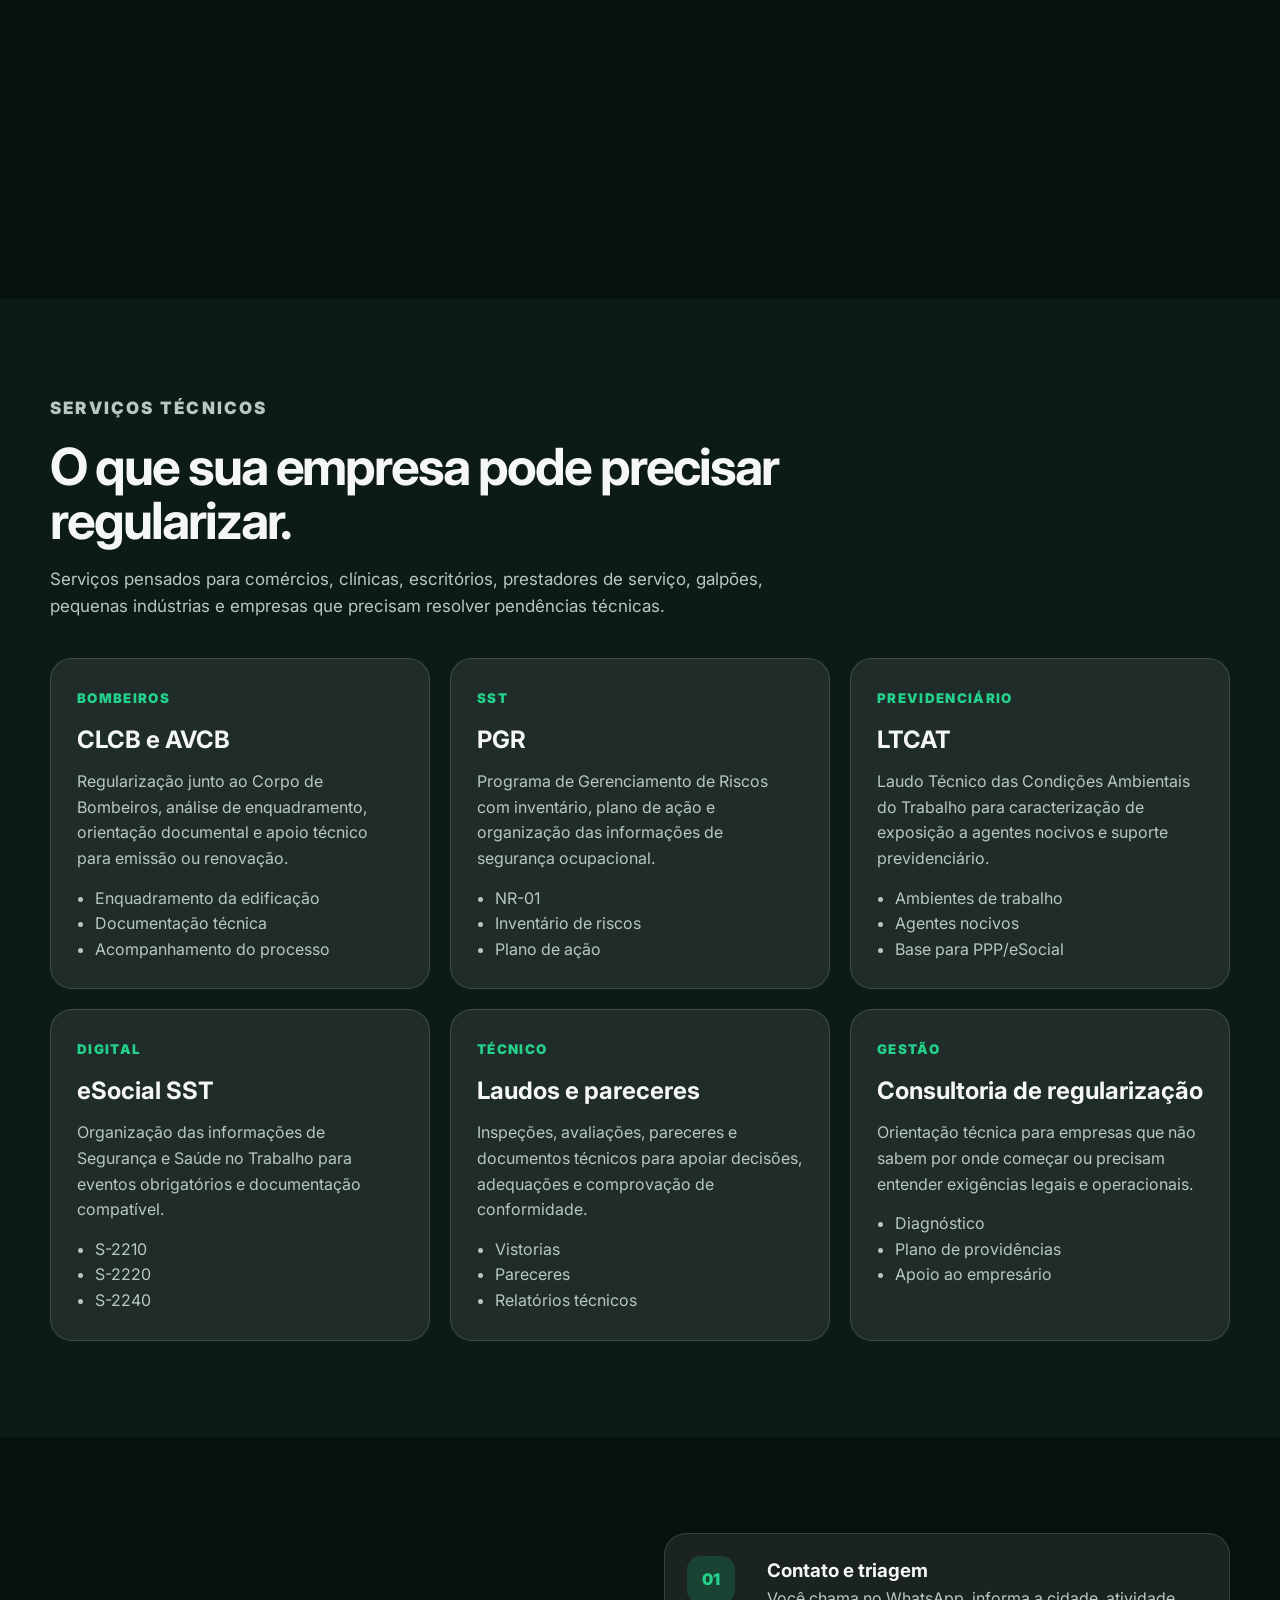
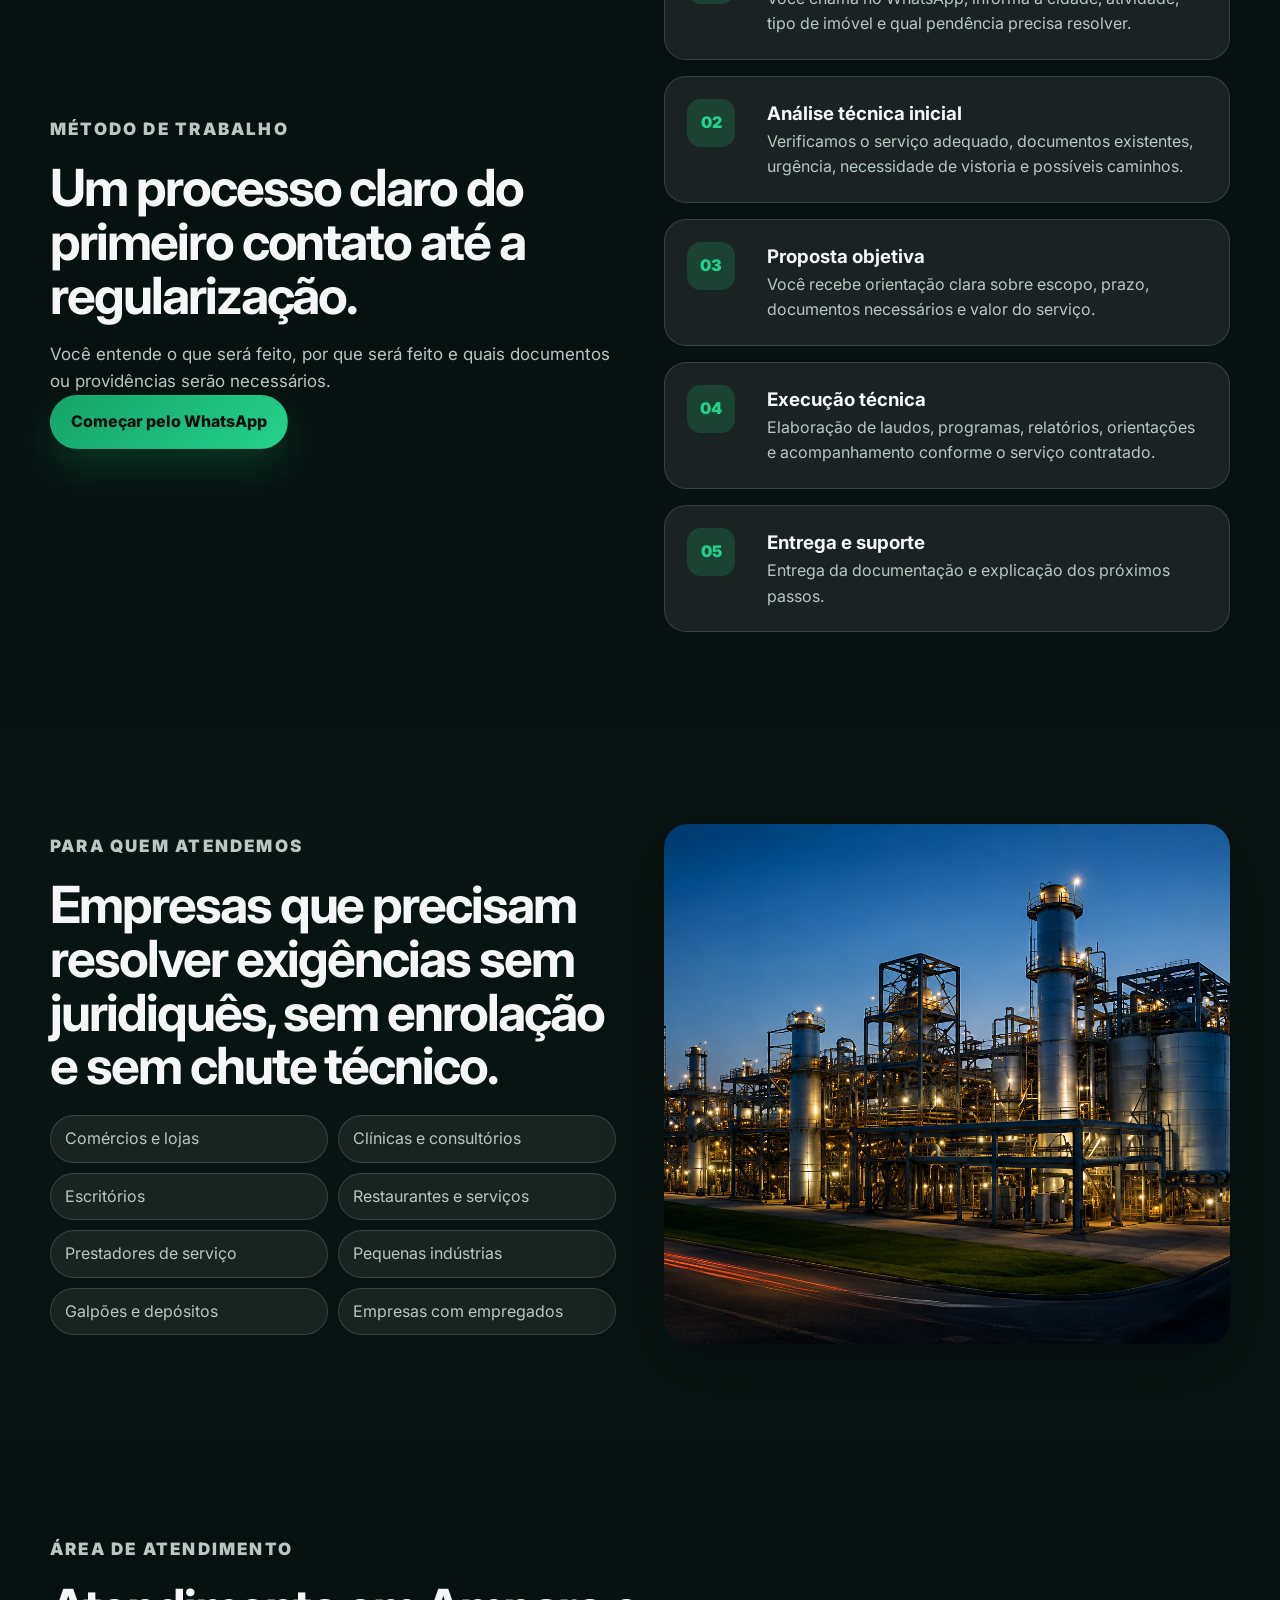
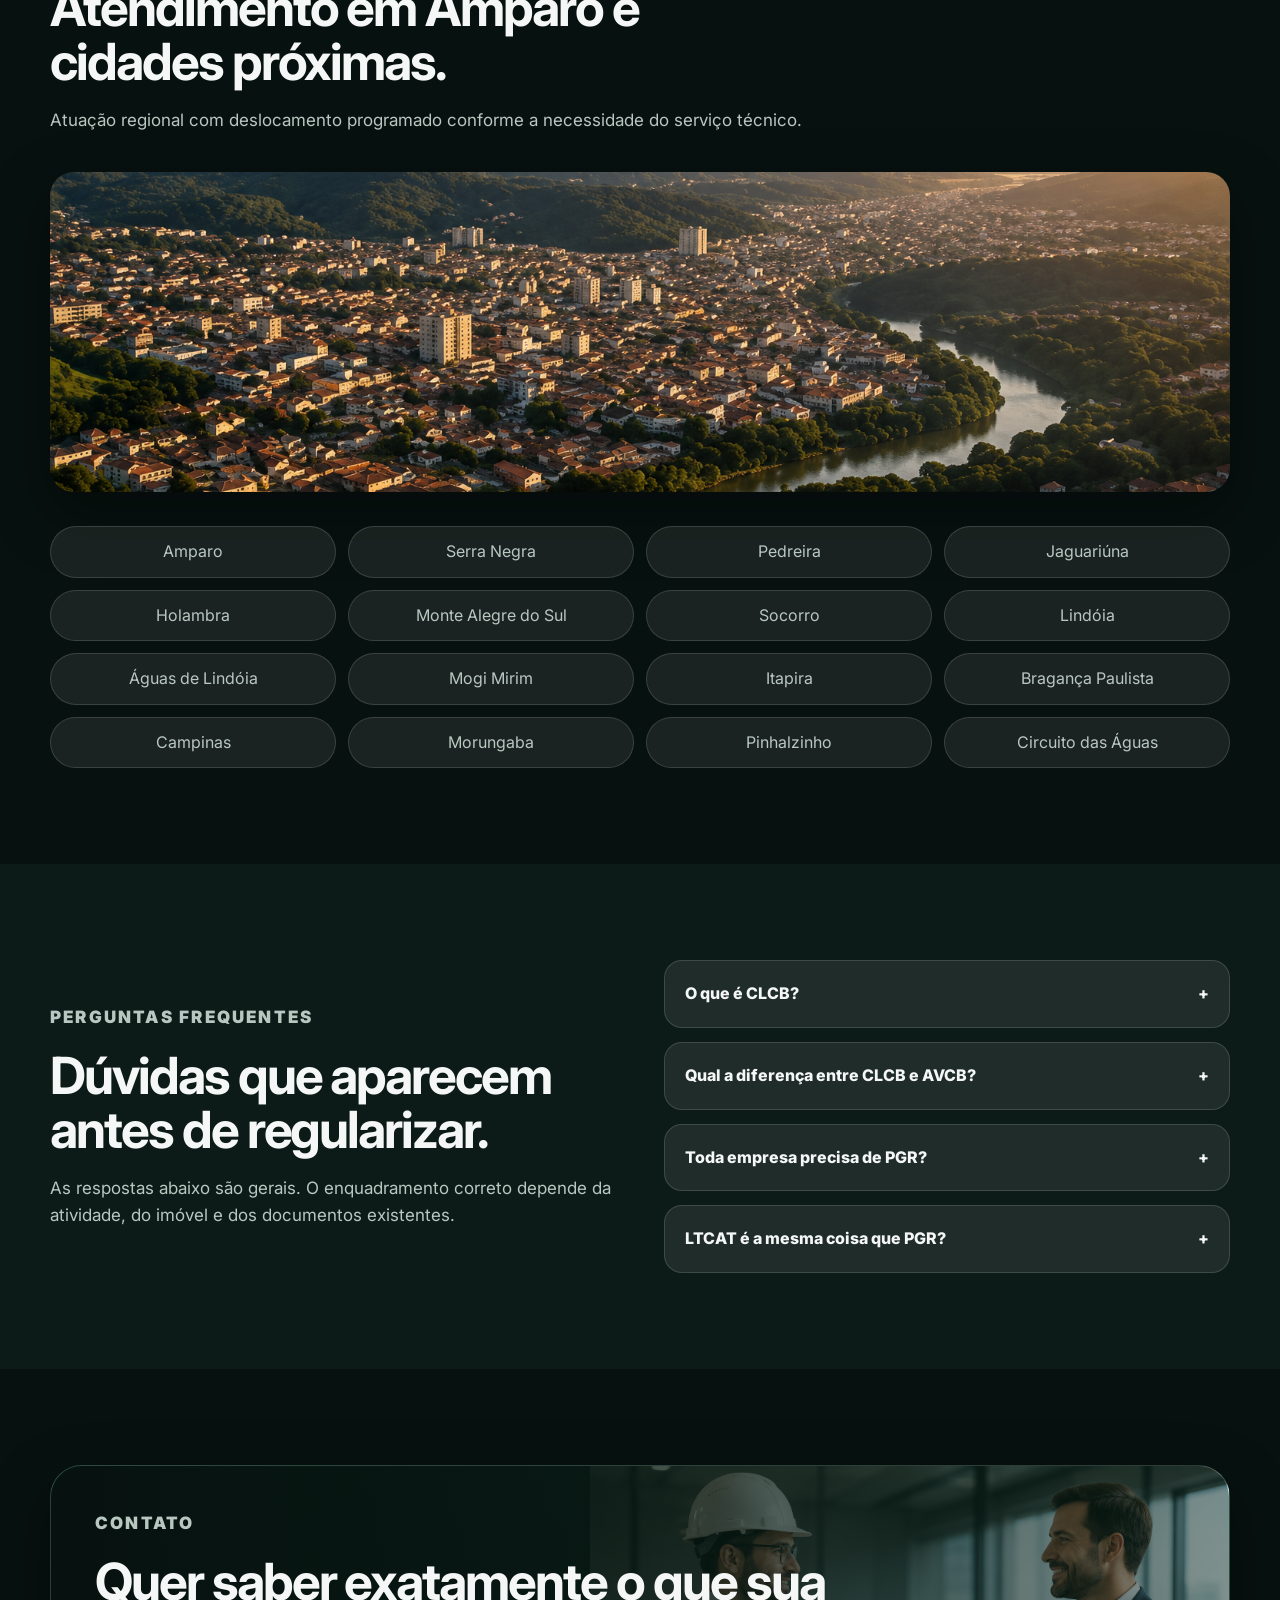
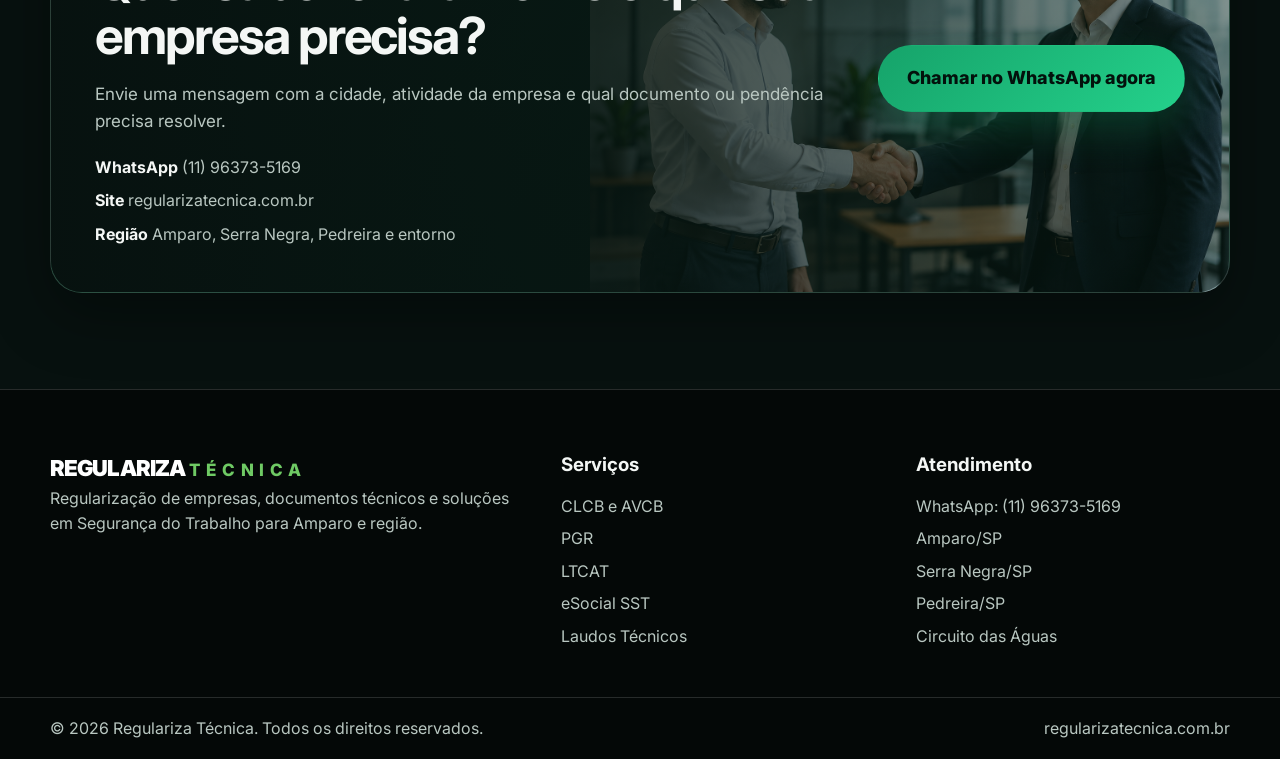
<file: index.html.html>
<!DOCTYPE html>
<html lang="pt-BR">
<head>
  <meta charset="UTF-8" />
  <meta name="viewport" content="width=device-width, initial-scale=1.0" />

  <title>Regulariza Técnica | CLCB, AVCB, PGR, LTCAT e eSocial SST em Amparo</title>

  <meta name="description" content="Regularização de empresas em Amparo e região. CLCB, AVCB, PGR, LTCAT, eSocial SST, laudos técnicos e segurança do trabalho com responsabilidade técnica." />
  <meta name="keywords" content="CLCB Amparo, AVCB Amparo, PGR Amparo, LTCAT Amparo, eSocial SST, Segurança do Trabalho, Regularização de Empresas, Bombeiros, Engenheiro de Segurança do Trabalho" />
  <meta name="author" content="Regulariza Técnica" />
  <meta name="theme-color" content="#07110f" />

  <meta property="og:title" content="Regulariza Técnica | Regularização de Empresas" />
  <meta property="og:description" content="CLCB, AVCB, PGR, LTCAT, eSocial SST e laudos técnicos em Amparo e região." />
  <meta property="og:type" content="website" />
  <meta property="og:locale" content="pt_BR" />

  <link rel="preconnect" href="https://fonts.googleapis.com" />
  <link rel="preconnect" href="https://fonts.gstatic.com" crossorigin />
  <link href="https://fonts.googleapis.com/css2?family=Inter:wght@400;500;600;700;800;900&display=swap" rel="stylesheet" />
  <link rel="stylesheet" href="assets/css/style.css" />

  <script type="application/ld+json">
  {
    "@context": "https://schema.org",
    "@type": "ProfessionalService",
    "name": "Regulariza Técnica",
    "description": "Regularização de empresas, CLCB, AVCB, PGR, LTCAT, eSocial SST e laudos técnicos.",
    "areaServed": ["Amparo","Serra Negra","Pedreira","Jaguariúna","Monte Alegre do Sul","Socorro","Lindóia","Águas de Lindóia","Campinas"],
    "telephone": "+55 11 96373-5169",
    "url": "https://regularizatecnica.com.br"
  }
  </script>
</head>

<body>
  <a class="skip-link" href="#conteudo">Pular para o conteúdo</a>

  <header class="site-header" id="siteHeader">
    <div class="container header-grid">

      <a class="brand brand-v4" href="#inicio" aria-label="Regulariza Técnica">
        <span class="brand-symbol" aria-hidden="true">
          <svg viewBox="0 0 90 104" xmlns="http://www.w3.org/2000/svg">
            <path d="M45 6 L80 20 V48 C80 70 66 88 45 98 C24 88 10 70 10 48 V20 L45 6 Z" />
            <path d="M28 52 L40 64 L64 36" />
          </svg>
        </span>

        <span class="brand-line" aria-hidden="true"></span>

        <span class="brand-title">
          <strong>REGULARIZA</strong>
          <em>TÉCNICA</em>
        </span>

        <span class="brand-stack">
          <span>Engenharia</span>
          <span>Segurança do Trabalho</span>
          <span>Regularização Empresarial</span>
        </span>
      </a>

      <nav class="main-nav" id="mainNav" aria-label="Menu principal">
        <a href="#servicos">Serviços</a>
        <a href="#autoridade">Autoridade</a>
        <a href="#metodo">Método</a>
        <a href="#regiao">Região</a>
        <a href="#faq">FAQ</a>
        <a href="#contato">Contato</a>
      </nav>

      <a class="header-contact" href="https://wa.me/5511963735169?text=Ol%C3%A1!%20Vim%20pelo%20site%20da%20Regulariza%20T%C3%A9cnica%20e%20gostaria%20de%20solicitar%20um%20or%C3%A7amento." target="_blank" rel="noopener">
        <span class="wa-dot">✆</span>
        <span>
          <strong>(11) 96373-5169</strong>
          <small>Atendimento via WhatsApp</small>
        </span>
      </a>

      <button class="menu-button" id="menuButton" type="button" aria-controls="mainNav" aria-expanded="false" aria-label="Abrir menu">
        <span></span>
        <span></span>
        <span></span>
      </button>

    </div>
  </header>

  <main id="conteudo">

    <section class="hero" id="inicio">
      <div class="hero-photo"></div>
      <div class="hero-overlay"></div>
      <div class="hero-gridlines"></div>

      <div class="container hero-content">
        <div class="hero-copy reveal">
          <p class="eyebrow">Regularização empresarial com responsabilidade técnica</p>

          <h1>Sua empresa segura. Sua operação sem travas.</h1>

          <p class="hero-lead">
            CLCB, AVCB, PGR, LTCAT, eSocial SST, laudos e consultoria técnica para empresas de
            <strong>Amparo e região</strong>.
          </p>

          <div class="hero-actions">
            <a class="btn btn-primary" href="https://wa.me/5511963735169?text=Ol%C3%A1!%20Vim%20pelo%20site%20da%20Regulariza%20T%C3%A9cnica%20e%20gostaria%20de%20solicitar%20um%20or%C3%A7amento." target="_blank" rel="noopener">
              ✆ Solicitar avaliação pelo WhatsApp
            </a>

            <a class="btn btn-ghost" href="#servicos">Conhecer serviços →</a>
          </div>

          <div class="trust-strip">
            <div>
              <i>✓</i>
              <b>Responsabilidade técnica</b>
              <small>Documentos com critério profissional</small>
            </div>

            <div>
              <i>◷</i>
              <b>Atendimento rápido</b>
              <small>Respostas objetivas via WhatsApp</small>
            </div>

            <div>
              <i>▣</i>
              <b>Processo transparente</b>
              <small>Você acompanha cada etapa</small>
            </div>

            <div>
              <i>♜</i>
              <b>Segurança jurídica</b>
              <small>Conformidade e tranquilidade</small>
            </div>
          </div>
        </div>
      </div>
    </section>

    <section class="solutions" id="servicos">
      <div class="container solutions-grid">

        <div class="solutions-intro reveal">
          <p class="kicker">Nossas soluções</p>
          <h2>Soluções completas em segurança do trabalho e regularização técnica<span>.</span></h2>
          <p>
            Atuamos na elaboração, gestão e renovação de documentos obrigatórios para sua empresa operar com segurança,
            dentro da lei e sem interrupções.
          </p>
          <a class="outline-link" href="#todos-servicos">Ver todos os serviços →</a>
        </div>

        <article class="visual-card reveal">
          <div class="card-photo card-photo-fire"></div>
          <div class="card-body">
            <span class="service-badge">01</span>
            <h3>CLCB / AVCB</h3>
            <p>Regularização junto ao Corpo de Bombeiros, projetos, documentos, vistorias e renovação.</p>
          </div>
        </article>

        <article class="visual-card reveal">
          <div class="card-photo card-photo-pgr"></div>
          <div class="card-body">
            <span class="service-badge">02</span>
            <h3>PGR</h3>
            <p>Programa de Gerenciamento de Riscos conforme NR-01 para sua empresa.</p>
          </div>
        </article>

        <article class="visual-card reveal">
          <div class="card-photo card-photo-ltcat"></div>
          <div class="card-body">
            <span class="service-badge">03</span>
            <h3>LTCAT / Laudos</h3>
            <p>Laudo Técnico das Condições Ambientais do Trabalho e documentos com embasamento técnico.</p>
          </div>
        </article>

        <article class="visual-card reveal">
          <div class="card-photo card-photo-esocial"></div>
          <div class="card-body">
            <span class="service-badge">04</span>
            <h3>eSocial SST</h3>
            <p>Organização dos eventos SST, documentação e apoio para evitar inconsistências.</p>
          </div>
        </article>

        <article class="visual-card reveal">
          <div class="card-photo card-photo-laudos"></div>
          <div class="card-body">
            <span class="service-badge">05</span>
            <h3>Laudos técnicos</h3>
            <p>Inspeções, pareceres e laudos técnicos para atender exigências legais e técnicas.</p>
          </div>
        </article>

      </div>
    </section>

    <section class="photo-band">
      <div class="photo-band-track">
        <img src="assets/imagens/03-clcb-extintores.png" alt="Extintores alinhados" />
        <img src="assets/imagens/04-clcb-hidrantes.png" alt="Sistema de hidrantes" />
        <img src="assets/imagens/08-ltcat-luximetro.png" alt="Luxímetro profissional" />
        <img src="assets/imagens/11-esocial-documentos.png" alt="Documentos eSocial SST" />
      </div>
    </section>

    
        <section class="authority" id="autoridade">
      <div class="container authority-grid">
        <div class="authority-panel reveal">
          <div class="authority-photo"></div>
          <div class="authority-seal">
            <strong>RT</strong>
            <span>Engenharia aplicada à regularização</span>
          </div>
        </div>

        <div class="authority-copy reveal">
          <p class="kicker">Autoridade técnica</p>
          <h2>Não vendemos papel. Entregamos critério, orientação e responsabilidade técnica.</h2>
          <p>
            O foco é evitar que a empresa compre um documento sem entender se ele resolve a pendência.
            Cada caso exige análise: atividade, imóvel, número de empregados, riscos, exigências de
            bombeiros e documentação existente.
          </p>

          <div class="authority-items">
            <div><b>CREA</b><span>Responsabilidade técnica</span></div>
            <div><b>SST</b><span>Segurança do Trabalho</span></div>
            <div><b>Bombeiros</b><span>CLCB e AVCB</span></div>
            <div><b>Empresas</b><span>Atendimento prático</span></div>
          </div>
        </div>
      </div>
    </section>

    <section class="all-services" id="todos-servicos">
      <div class="container">
        <div class="section-head reveal">
          <p class="kicker">Serviços técnicos</p>
          <h2>O que sua empresa pode precisar regularizar.</h2>
          <p>
            Serviços pensados para comércios, clínicas, escritórios, prestadores de serviço, galpões,
            pequenas indústrias e empresas que precisam resolver pendências técnicas.
          </p>
        </div>

        <div class="text-card-grid">
          <article class="text-card reveal">
            <small>Bombeiros</small>
            <h3>CLCB e AVCB</h3>
            <p>Regularização junto ao Corpo de Bombeiros, análise de enquadramento, orientação documental e apoio técnico para emissão ou renovação.</p>
            <ul>
              <li>Enquadramento da edificação</li>
              <li>Documentação técnica</li>
              <li>Acompanhamento do processo</li>
            </ul>
          </article>

          <article class="text-card reveal">
            <small>SST</small>
            <h3>PGR</h3>
            <p>Programa de Gerenciamento de Riscos com inventário, plano de ação e organização das informações de segurança ocupacional.</p>
            <ul>
              <li>NR-01</li>
              <li>Inventário de riscos</li>
              <li>Plano de ação</li>
            </ul>
          </article>

          <article class="text-card reveal">
            <small>Previdenciário</small>
            <h3>LTCAT</h3>
            <p>Laudo Técnico das Condições Ambientais do Trabalho para caracterização de exposição a agentes nocivos e suporte previdenciário.</p>
            <ul>
              <li>Ambientes de trabalho</li>
              <li>Agentes nocivos</li>
              <li>Base para PPP/eSocial</li>
            </ul>
          </article>

          <article class="text-card reveal">
            <small>Digital</small>
            <h3>eSocial SST</h3>
            <p>Organização das informações de Segurança e Saúde no Trabalho para eventos obrigatórios e documentação compatível.</p>
            <ul>
              <li>S-2210</li>
              <li>S-2220</li>
              <li>S-2240</li>
            </ul>
          </article>

          <article class="text-card reveal">
            <small>Técnico</small>
            <h3>Laudos e pareceres</h3>
            <p>Inspeções, avaliações, pareceres e documentos técnicos para apoiar decisões, adequações e comprovação de conformidade.</p>
            <ul>
              <li>Vistorias</li>
              <li>Pareceres</li>
              <li>Relatórios técnicos</li>
            </ul>
          </article>

          <article class="text-card reveal">
            <small>Gestão</small>
            <h3>Consultoria de regularização</h3>
            <p>Orientação técnica para empresas que não sabem por onde começar ou precisam entender exigências legais e operacionais.</p>
            <ul>
              <li>Diagnóstico</li>
              <li>Plano de providências</li>
              <li>Apoio ao empresário</li>
            </ul>
          </article>
        </div>
      </div>
    </section>

    <section class="method" id="metodo">
      <div class="container method-grid">
        <div class="method-copy reveal">
          <p class="kicker">Método de trabalho</p>
          <h2>Um processo claro do primeiro contato até a regularização.</h2>
          <p>Você entende o que será feito, por que será feito e quais documentos ou providências serão necessários.</p>
          <a class="btn btn-primary" href="https://wa.me/5511963735169?text=Ol%C3%A1!%20Vim%20pelo%20site%20da%20Regulariza%20T%C3%A9cnica%20e%20gostaria%20de%20solicitar%20um%20or%C3%A7amento." target="_blank" rel="noopener">Começar pelo WhatsApp</a>
        </div>

        <div class="timeline reveal">
          <article>
            <span>01</span>
            <div>
              <h3>Contato e triagem</h3>
              <p>Você chama no WhatsApp, informa a cidade, atividade, tipo de imóvel e qual pendência precisa resolver.</p>
            </div>
          </article>

          <article>
            <span>02</span>
            <div>
              <h3>Análise técnica inicial</h3>
              <p>Verificamos o serviço adequado, documentos existentes, urgência, necessidade de vistoria e possíveis caminhos.</p>
            </div>
          </article>

          <article>
            <span>03</span>
            <div>
              <h3>Proposta objetiva</h3>
              <p>Você recebe orientação clara sobre escopo, prazo, documentos necessários e valor do serviço.</p>
            </div>
          </article>

          <article>
            <span>04</span>
            <div>
              <h3>Execução técnica</h3>
              <p>Elaboração de laudos, programas, relatórios, orientações e acompanhamento conforme o serviço contratado.</p>
            </div>
          </article>

          <article>
            <span>05</span>
            <div>
              <h3>Entrega e suporte</h3>
              <p>Entrega da documentação e explicação dos próximos passos.</p>
            </div>
          </article>
        </div>
      </div>
    </section>

    <section class="segments">
      <div class="container segment-grid">
        <div class="segment-copy reveal">
          <p class="kicker">Para quem atendemos</p>
          <h2>Empresas que precisam resolver exigências sem juridiquês, sem enrolação e sem chute técnico.</h2>

          <ul>
            <li>Comércios e lojas</li>
            <li>Clínicas e consultórios</li>
            <li>Escritórios</li>
            <li>Restaurantes e serviços</li>
            <li>Prestadores de serviço</li>
            <li>Pequenas indústrias</li>
            <li>Galpões e depósitos</li>
            <li>Empresas com empregados</li>
          </ul>
        </div>

        <div class="segment-photo reveal"></div>
      </div>
    </section>

    <section class="region" id="regiao">
      <div class="container">
        <div class="section-head reveal">
          <p class="kicker">Área de atendimento</p>
          <h2>Atendimento em Amparo e cidades próximas.</h2>
          <p>Atuação regional com deslocamento programado conforme a necessidade do serviço técnico.</p>
        </div>

        <div class="region-photo reveal"></div>

        <div class="city-grid reveal">
          <span>Amparo</span>
          <span>Serra Negra</span>
          <span>Pedreira</span>
          <span>Jaguariúna</span>
          <span>Holambra</span>
          <span>Monte Alegre do Sul</span>
          <span>Socorro</span>
          <span>Lindóia</span>
          <span>Águas de Lindóia</span>
          <span>Mogi Mirim</span>
          <span>Itapira</span>
          <span>Bragança Paulista</span>
          <span>Campinas</span>
          <span>Morungaba</span>
          <span>Pinhalzinho</span>
          <span>Circuito das Águas</span>
        </div>
      </div>
    </section>

    <section class="faq" id="faq">
      <div class="container faq-grid">
        <div class="faq-copy reveal">
          <p class="kicker">Perguntas frequentes</p>
          <h2>Dúvidas que aparecem antes de regularizar.</h2>
          <p>As respostas abaixo são gerais. O enquadramento correto depende da atividade, do imóvel e dos documentos existentes.</p>
        </div>

        <div class="faq-list">
          <article class="faq-item reveal">
            <button type="button">O que é CLCB?<span>+</span></button>
            <div>
              <p>É o Certificado de Licença do Corpo de Bombeiros, usado para edificações que se enquadram em critérios simplificados de segurança contra incêndio.</p>
            </div>
          </article>

          <article class="faq-item reveal">
            <button type="button">Qual a diferença entre CLCB e AVCB?<span>+</span></button>
            <div>
              <p>O enquadramento depende de características como área, altura, ocupação, risco, carga de incêndio e exigências aplicáveis.</p>
            </div>
          </article>

          <article class="faq-item reveal">
            <button type="button">Toda empresa precisa de PGR?<span>+</span></button>
            <div>
              <p>Grande parte das empresas precisa manter documentação de gerenciamento de riscos ocupacionais.</p>
            </div>
          </article>

          <article class="faq-item reveal">
            <button type="button">LTCAT é a mesma coisa que PGR?<span>+</span></button>
            <div>
              <p>Não. O PGR está ligado ao gerenciamento de riscos ocupacionais; o LTCAT tem finalidade previdenciária.</p>
            </div>
          </article>
        </div>
      </div>
    </section>

    <section class="contact" id="contato">
      <div class="container contact-card reveal">
        <div>
          <p class="kicker">Contato</p>
          <h2>Quer saber exatamente o que sua empresa precisa?</h2>
          <p>Envie uma mensagem com a cidade, atividade da empresa e qual documento ou pendência precisa resolver.</p>

          <div class="contact-data">
            <span><b>WhatsApp</b> (11) 96373-5169</span>
            <span><b>Site</b> regularizatecnica.com.br</span>
            <span><b>Região</b> Amparo, Serra Negra, Pedreira e entorno</span>
          </div>
        </div>

        <a class="btn btn-primary btn-big" href="https://wa.me/5511963735169?text=Ol%C3%A1!%20Vim%20pelo%20site%20da%20Regulariza%20T%C3%A9cnica%20e%20gostaria%20de%20solicitar%20um%20or%C3%A7amento." target="_blank" rel="noopener">Chamar no WhatsApp agora</a>
      </div>
    </section>

  </main>

  <footer class="footer">
    <div class="container footer-grid">
      <div>
        <a class="footer-brand" href="#inicio">
          <strong>REGULARIZA</strong>
          <span>TÉCNICA</span>
        </a>
        <p>Regularização de empresas, documentos técnicos e soluções em Segurança do Trabalho para Amparo e região.</p>
      </div>

      <div>
        <h3>Serviços</h3>
        <a href="#servicos">CLCB e AVCB</a>
        <a href="#servicos">PGR</a>
        <a href="#servicos">LTCAT</a>
        <a href="#servicos">eSocial SST</a>
        <a href="#servicos">Laudos Técnicos</a>
      </div>

      <div>
        <h3>Atendimento</h3>
        <a href="#contato">WhatsApp: (11) 96373-5169</a>
        <a href="#regiao">Amparo/SP</a>
        <a href="#regiao">Serra Negra/SP</a>
        <a href="#regiao">Pedreira/SP</a>
        <a href="#regiao">Circuito das Águas</a>
      </div>
    </div>

    <div class="footer-bottom">
      <div class="container">
        <span>© 2026 Regulariza Técnica. Todos os direitos reservados.</span>
        <span>regularizatecnica.com.br</span>
      </div>
    </div>
  </footer>

  <a class="whatsapp-float" href="https://wa.me/5511963735169?text=Ol%C3%A1!%20Vim%20pelo%20site%20da%20Regulariza%20T%C3%A9cnica%20e%20gostaria%20de%20solicitar%20um%20or%C3%A7amento." target="_blank" rel="noopener" aria-label="Falar no WhatsApp">✆</a>

  <script src="assets/js/script.js"></script>
</body>
</html>
</file>
<file: assets/css/style.css>
:root{
  --bg:#07110f;
  --bg2:#0d1b18;
  --card:rgba(255,255,255,.08);
  --line:rgba(255,255,255,.14);
  --text:#f4f7f5;
  --muted:#b9c7c1;
  --green:#16a36a;
  --green2:#24d18b;
  --shadow:0 22px 60px rgba(0,0,0,.35);
  --radius:24px;
  --font:'Inter',Arial,sans-serif;
}

*{
  box-sizing:border-box;
  margin:0;
  padding:0;
}

html{
  scroll-behavior:smooth;
}

body{
  font-family:var(--font);
  background:var(--bg);
  color:var(--text);
  line-height:1.6;
}

a{
  text-decoration:none;
  color:inherit;
}

img{
  max-width:100%;
  display:block;
}

.container{
  width:min(1180px,calc(100% - 40px));
  margin:auto;
}

.skip-link{
  position:absolute;
  left:-999px;
  top:10px;
  background:#fff;
  color:#000;
  padding:10px;
  z-index:999;
}

.skip-link:focus{
  left:10px;
}

/* HEADER V4 */

.site-header{
  position:fixed;
  top:0;
  left:0;
  right:0;
  z-index:50;
  background:rgba(7,17,15,.92);
  border-bottom:1px solid rgba(255,255,255,.08);
  backdrop-filter:blur(16px);
  transition:.25s;
}

.site-header.scrolled{
  background:rgba(7,17,15,.98);
  border-bottom-color:rgba(36,209,139,.20);
}

.header-grid{
  height:92px;
  display:grid;
  grid-template-columns:500px 1fr 230px;
  align-items:center;
  gap:24px;
}

.brand-v4{
  display:flex;
  align-items:center;
  gap:14px;
  min-width:0;
}

.brand-symbol{
  width:58px;
  height:68px;
  flex:0 0 58px;
  display:flex;
  align-items:center;
  justify-content:center;
}

.brand-symbol svg{
  width:58px;
  height:68px;
  overflow:visible;
  filter:drop-shadow(0 10px 20px rgba(0,0,0,.35));
}

.brand-symbol svg path:first-child{
  fill:none;
  stroke:#fff;
  stroke-width:7;
  stroke-linejoin:round;
}

.brand-symbol svg path:last-child{
  fill:none;
  stroke:var(--green2);
  stroke-width:8;
  stroke-linecap:round;
  stroke-linejoin:round;
}

.brand-line{
  width:3px;
  height:60px;
  border-radius:999px;
  background:linear-gradient(180deg,transparent,var(--green2),transparent);
  flex:0 0 3px;
}

.brand-title{
  display:flex;
  flex-direction:column;
  justify-content:center;
  min-width:185px;
  line-height:1;
}

.brand-title strong{
  color:#fff;
  font-size:25px;
  font-weight:900;
  letter-spacing:-.04em;
}

.brand-title em{
  margin-top:9px;
  color:#6fca64;
  font-style:normal;
  font-size:20px;
  font-weight:800;
  letter-spacing:.34em;
}

.brand-stack{
  padding-left:18px;
  border-left:1px solid rgba(255,255,255,.20);
  display:flex;
  flex-direction:column;
  gap:5px;
  color:#fff;
  font-size:13px;
  line-height:1.15;
  white-space:nowrap;
}

.main-nav{
  display:flex;
  align-items:center;
  justify-content:center;
  gap:18px;
  color:var(--muted);
  font-size:14px;
  min-width:0;
}

.main-nav a{
  color:rgba(255,255,255,.84);
  font-weight:700;
  white-space:nowrap;
  transition:.25s;
}

.main-nav a:hover{
  color:var(--green2);
}

.header-contact{
  width:230px;
  display:flex;
  align-items:center;
  justify-content:center;
  gap:10px;
  padding:12px 12px;
  border:1px solid rgba(36,209,139,.45);
  border-radius:12px;
  background:rgba(255,255,255,.035);
  box-shadow:0 14px 30px rgba(0,0,0,.22);
}

.header-contact strong{
  display:block;
  color:#fff;
  font-size:15px;
  line-height:1.15;
  white-space:nowrap;
}

.header-contact small{
  display:block;
  color:var(--green2);
  font-size:11px;
  line-height:1.15;
}

.wa-dot{
  width:34px;
  height:34px;
  border-radius:50%;
  border:2px solid var(--green2);
  color:var(--green2);
  display:grid;
  place-items:center;
  font-weight:900;
  flex:0 0 34px;
}

.menu-button{
  display:none;
}

/* BOTÕES */

.btn{
  display:inline-flex;
  align-items:center;
  justify-content:center;
  gap:8px;
  padding:13px 20px;
  border-radius:999px;
  font-weight:800;
  border:1px solid transparent;
}

.btn-primary{
  background:linear-gradient(135deg,var(--green),var(--green2));
  color:#03110c;
  box-shadow:0 18px 40px rgba(22,163,106,.25);
}

.btn-ghost{
  border-color:var(--line);
  background:rgba(255,255,255,.06);
}

.btn-big{
  font-size:18px;
  padding:18px 28px;
}

/* HERO */

.hero{
  position:relative;
  min-height:100vh;
  padding-top:130px;
  display:flex;
  align-items:center;
  overflow:hidden;
}

.hero-photo{
  position:absolute;
  inset:0;
  z-index:0;
  background:
    linear-gradient(90deg,rgba(7,17,15,.96),rgba(7,17,15,.60),rgba(7,17,15,.90)),
    url('../imagens/01-hero-industria.png') center/cover no-repeat;
}

.hero-overlay{
  position:absolute;
  inset:0;
  z-index:1;
  background:
    radial-gradient(circle at 20% 30%,rgba(36,209,139,.24),transparent 30%),
    radial-gradient(circle at 80% 70%,rgba(22,163,106,.16),transparent 35%);
}

.hero-gridlines{
  position:absolute;
  inset:0;
  z-index:1;
  background-image:
    linear-gradient(rgba(255,255,255,.04) 1px,transparent 1px),
    linear-gradient(90deg,rgba(255,255,255,.04) 1px,transparent 1px);
  background-size:80px 80px;
}

.hero-content{
  position:relative;
  z-index:2;
}

.hero-copy{
  max-width:850px;
}

.eyebrow,
.kicker{
  color:var(--green2);
  text-transform:uppercase;
  letter-spacing:.13em;
  font-weight:900;
  font-size:13px;
  margin-bottom:18px;
}

.hero h1{
  font-size:clamp(44px,7vw,86px);
  line-height:.95;
  letter-spacing:-.06em;
  margin-bottom:24px;
}

.hero-lead{
  max-width:720px;
  font-size:21px;
  color:var(--muted);
  margin-bottom:34px;
}

.hero-actions{
  display:flex;
  gap:14px;
  flex-wrap:wrap;
  margin-bottom:42px;
}

.trust-strip{
  display:grid;
  grid-template-columns:repeat(4,1fr);
  gap:12px;
}

.trust-strip div{
  background:rgba(255,255,255,.08);
  border:1px solid var(--line);
  border-radius:18px;
  padding:18px;
  backdrop-filter:blur(10px);
}

.trust-strip i{
  color:var(--green2);
  font-style:normal;
  font-weight:900;
}

.trust-strip b{
  display:block;
  margin-top:8px;
}

.trust-strip small{
  color:var(--muted);
  display:block;
  font-size:12px;
}

/* SEÇÕES */

section{
  padding:96px 0;
}

.solutions{
  background:linear-gradient(180deg,var(--bg),var(--bg2));
}

.solutions-grid{
  display:grid;
  grid-template-columns:1.1fr 1fr 1fr;
  gap:22px;
}

.solutions-intro{
  grid-row:span 2;
  background:linear-gradient(160deg,rgba(255,255,255,.09),rgba(255,255,255,.03));
  border:1px solid var(--line);
  border-radius:var(--radius);
  padding:34px;
  box-shadow:var(--shadow);
}

.solutions-intro h2,
.section-head h2,
.authority-copy h2,
.method-copy h2,
.segment-copy h2,
.faq-copy h2,
.contact h2{
  font-size:clamp(32px,4vw,54px);
  line-height:1.05;
  letter-spacing:-.04em;
  margin-bottom:18px;
}

.solutions-intro p,
.section-head p,
.authority-copy p,
.method-copy p,
.segment-copy p,
.faq-copy p,
.contact p{
  color:var(--muted);
  font-size:17px;
}

.outline-link{
  display:inline-flex;
  margin-top:28px;
  color:var(--green2);
  font-weight:900;
}

.visual-card{
  overflow:hidden;
  border-radius:var(--radius);
  border:1px solid var(--line);
  background:var(--card);
  box-shadow:var(--shadow);
  transition:.25s;
}

.visual-card:hover{
  transform:translateY(-4px);
  border-color:rgba(36,209,139,.45);
}

.card-photo{
  height:220px;
  background-size:cover;
  background-position:center;
}

.card-photo-fire{background-image:url('../imagens/02-clcb-vistoria.png')}
.card-photo-pgr{background-image:url('../imagens/05-pgr-inspecao.png')}
.card-photo-ltcat{background-image:url('../imagens/07-ltcat-decibelimetro.png')}
.card-photo-esocial{background-image:url('../imagens/10-esocial-notebook.png')}
.card-photo-laudos{background-image:url('../imagens/13-laudos-engenheiro.png')}

.card-body{
  padding:24px;
}

.service-badge{
  display:inline-grid;
  place-items:center;
  width:42px;
  height:42px;
  border-radius:12px;
  background:rgba(36,209,139,.18);
  color:var(--green2);
  font-weight:900;
  margin-bottom:12px;
}

.card-body h3{
  font-size:24px;
  margin-bottom:8px;
}

.card-body p{
  color:var(--muted);
}
.photo-band{
  padding:0;
  background:#050b0a;
  overflow:hidden;
}

.photo-band-track{
  display:grid;
  grid-template-columns:repeat(4,1fr);
}

.photo-band img{
  width:100%;
  height:240px;
  object-fit:cover;
  opacity:.86;
}

.authority-grid,
.method-grid,
.segment-grid,
.faq-grid{
  display:grid;
  grid-template-columns:1fr 1fr;
  gap:48px;
  align-items:center;
}

.authority-panel{
  position:relative;
}

.authority-photo{
  height:560px;
  border-radius:var(--radius);
  background:url('../imagens/12-laudos-planta.png') center/cover no-repeat;
  box-shadow:var(--shadow);
}

.authority-seal{
  position:absolute;
  right:24px;
  bottom:24px;
  background:rgba(7,17,15,.88);
  border:1px solid var(--line);
  border-radius:20px;
  padding:20px;
  backdrop-filter:blur(12px);
}

.authority-seal strong{
  font-size:34px;
  color:var(--green2);
}

.authority-seal span{
  display:block;
  color:var(--muted);
}

.authority-items{
  display:grid;
  grid-template-columns:repeat(2,1fr);
  gap:14px;
  margin-top:28px;
}

.authority-items div{
  background:var(--card);
  border:1px solid var(--line);
  border-radius:18px;
  padding:20px;
}

.authority-items b{
  display:block;
  color:var(--green2);
}

.authority-items span{
  color:var(--muted);
}

.all-services{
  background:var(--bg2);
}

.section-head{
  max-width:760px;
  margin-bottom:38px;
}

.text-card-grid{
  display:grid;
  grid-template-columns:repeat(3,1fr);
  gap:20px;
}

.text-card{
  background:var(--card);
  border:1px solid var(--line);
  border-radius:22px;
  padding:26px;
}

.text-card small{
  color:var(--green2);
  font-weight:900;
  text-transform:uppercase;
  letter-spacing:.1em;
}

.text-card h3{
  font-size:24px;
  margin:10px 0;
}

.text-card p,
.text-card li{
  color:var(--muted);
}

.text-card ul{
  margin-top:14px;
  padding-left:18px;
}

.timeline{
  display:grid;
  gap:16px;
}

.timeline article{
  display:grid;
  grid-template-columns:62px 1fr;
  gap:18px;
  background:var(--card);
  border:1px solid var(--line);
  border-radius:22px;
  padding:22px;
}

.timeline span{
  width:48px;
  height:48px;
  border-radius:14px;
  background:rgba(36,209,139,.18);
  color:var(--green2);
  display:grid;
  place-items:center;
  font-weight:900;
}

.timeline p{
  color:var(--muted);
}

.segments{
  background:#081411;
}

.segment-copy ul{
  display:grid;
  grid-template-columns:repeat(2,1fr);
  gap:10px;
  margin-top:22px;
  list-style:none;
}

.segment-copy li{
  background:rgba(255,255,255,.07);
  border:1px solid var(--line);
  border-radius:999px;
  padding:10px 14px;
  color:var(--muted);
}

.segment-photo{
  height:520px;
  border-radius:var(--radius);
  background:url('../imagens/14-industria-geral.png') center/cover no-repeat;
  box-shadow:var(--shadow);
}

.region-photo{
  height:320px;
  border-radius:var(--radius);
  background:url('../imagens/15-amparo-regiao.png') center/cover no-repeat;
  margin:34px 0;
  box-shadow:var(--shadow);
}

.city-grid{
  display:grid;
  grid-template-columns:repeat(4,1fr);
  gap:12px;
}

.city-grid span{
  background:var(--card);
  border:1px solid var(--line);
  border-radius:999px;
  padding:12px 16px;
  text-align:center;
  color:var(--muted);
}

.faq{
  background:var(--bg2);
}

.faq-list{
  display:grid;
  gap:14px;
}

.faq-item{
  border:1px solid var(--line);
  border-radius:18px;
  background:var(--card);
  overflow:hidden;
}

.faq-item button{
  width:100%;
  background:none;
  border:none;
  color:var(--text);
  font:inherit;
  font-weight:800;
  padding:20px;
  text-align:left;
  display:flex;
  justify-content:space-between;
  cursor:pointer;
}

.faq-item div{
  display:none;
  padding:0 20px 20px;
}

.faq-item.open div{
  display:block;
}

.faq-item p{
  color:var(--muted);
}

.contact-card{
  display:grid;
  grid-template-columns:1.4fr auto;
  gap:32px;
  align-items:center;
  position:relative;
  background:
    linear-gradient(135deg,rgba(22,163,106,.24),rgba(22,163,106,.08)),
    url('../imagens/16-contato-aperto-maos.png') right center/auto 100% no-repeat;
  border:1px solid var(--line);
  border-radius:32px;
  padding:44px;
  box-shadow:var(--shadow);
  overflow:hidden;
}

.contact-card::before{
  content:"";
  position:absolute;
  inset:0;
  background:linear-gradient(90deg,rgba(7,17,15,.98),rgba(7,17,15,.72),rgba(7,17,15,.42));
  z-index:1;
}

.contact-card>*{
  position:relative;
  z-index:2;
}

.contact-data{
  display:grid;
  gap:8px;
  margin-top:20px;
  color:var(--muted);
}

.contact-data b{
  color:var(--text);
}

.footer{
  background:#040807;
  border-top:1px solid var(--line);
  padding-top:60px;
}

.footer-grid{
  display:grid;
  grid-template-columns:1.5fr 1fr 1fr;
  gap:40px;
}

.footer p,
.footer a{
  color:var(--muted);
}

.footer h3{
  margin-bottom:14px;
}

.footer a{
  display:block;
  margin:7px 0;
}

.footer-brand{
  display:inline-flex;
  flex-direction:column;
  line-height:1;
  margin-bottom:18px;
}

.footer-brand strong{
  color:#fff;
  font-size:22px;
  font-weight:900;
  letter-spacing:-.04em;
}

.footer-brand span{
  color:#6fca64;
  font-size:17px;
  font-weight:800;
  letter-spacing:.34em;
  margin-top:8px;
}

.footer-bottom{
  border-top:1px solid var(--line);
  margin-top:40px;
  padding:18px 0;
  color:var(--muted);
}

.footer-bottom .container{
  display:flex;
  justify-content:space-between;
  gap:20px;
}

.whatsapp-float{
  position:fixed;
  right:22px;
  bottom:22px;
  width:62px;
  height:62px;
  border-radius:50%;
  background:#25d366;
  color:white;
  display:grid;
  place-items:center;
  font-size:30px;
  font-weight:900;
  z-index:60;
  box-shadow:0 15px 40px rgba(0,0,0,.35);
}

.reveal{
  opacity:0;
  transform:translateY(24px);
  transition:.7s ease;
}

.reveal.is-visible{
  opacity:1;
  transform:none;
}

/* RESPONSIVO */

@media(max-width:1180px){
  .header-grid{
    grid-template-columns:1fr auto;
    gap:18px;
  }

  .brand-stack{
    display:none;
  }

  .header-contact{
    display:none;
  }

  .menu-button{
    display:grid;
    background:none;
    border:1px solid var(--line);
    border-radius:12px;
    width:44px;
    height:44px;
    place-items:center;
    cursor:pointer;
  }

  .menu-button span{
    display:block;
    width:22px;
    height:2px;
    background:#fff;
    margin:2px;
  }

  .main-nav{
    position:absolute;
    top:92px;
    left:20px;
    right:20px;
    display:none;
    flex-direction:column;
    align-items:flex-start;
    justify-content:flex-start;
    background:#081411;
    border:1px solid var(--line);
    border-radius:18px;
    padding:20px;
    gap:16px;
  }

  .main-nav.open{
    display:flex;
  }
}

@media(max-width:980px){
  .solutions-grid,
  .authority-grid,
  .method-grid,
  .segment-grid,
  .faq-grid,
  .contact-card{
    grid-template-columns:1fr;
  }

  .solutions-intro{
    grid-row:auto;
  }

  .trust-strip,
  .stats-grid,
  .text-card-grid,
  .city-grid{
    grid-template-columns:repeat(2,1fr);
  }

  .photo-band-track{
    grid-template-columns:repeat(2,1fr);
  }
}

@media(max-width:620px){
  .container{
    width:min(100% - 24px,1180px);
  }

  .header-grid{
    height:82px;
  }

  .brand-v4{
    gap:10px;
  }

  .brand-symbol{
    width:42px;
    height:50px;
    flex-basis:42px;
  }

  .brand-symbol svg{
    width:42px;
    height:50px;
  }

  .brand-line{
    height:44px;
  }

  .brand-title{
    min-width:auto;
  }

  .brand-title strong{
    font-size:18px;
  }

  .brand-title em{
    font-size:14px;
    letter-spacing:.26em;
    margin-top:7px;
  }

  .main-nav{
    top:82px;
  }

  .hero{
    padding-top:120px;
    min-height:860px;
  }

  .hero h1{
    font-size:46px;
  }

  .hero-lead{
    font-size:18px;
  }

  .trust-strip,
  .stats-grid,
  .text-card-grid,
  .city-grid,
  .segment-copy ul,
  .photo-band-track{
    grid-template-columns:1fr;
  }

  .photo-band img{
    height:220px;
  }

  .authority-photo,
  .segment-photo{
    height:360px;
  }

  .contact-card{
    background:linear-gradient(135deg,rgba(22,163,106,.24),rgba(22,163,106,.08));
    padding:28px;
  }

  .footer-grid{
    grid-template-columns:1fr;
  }

  .footer-bottom .container{
    flex-direction:column;
  }
}
</file>
